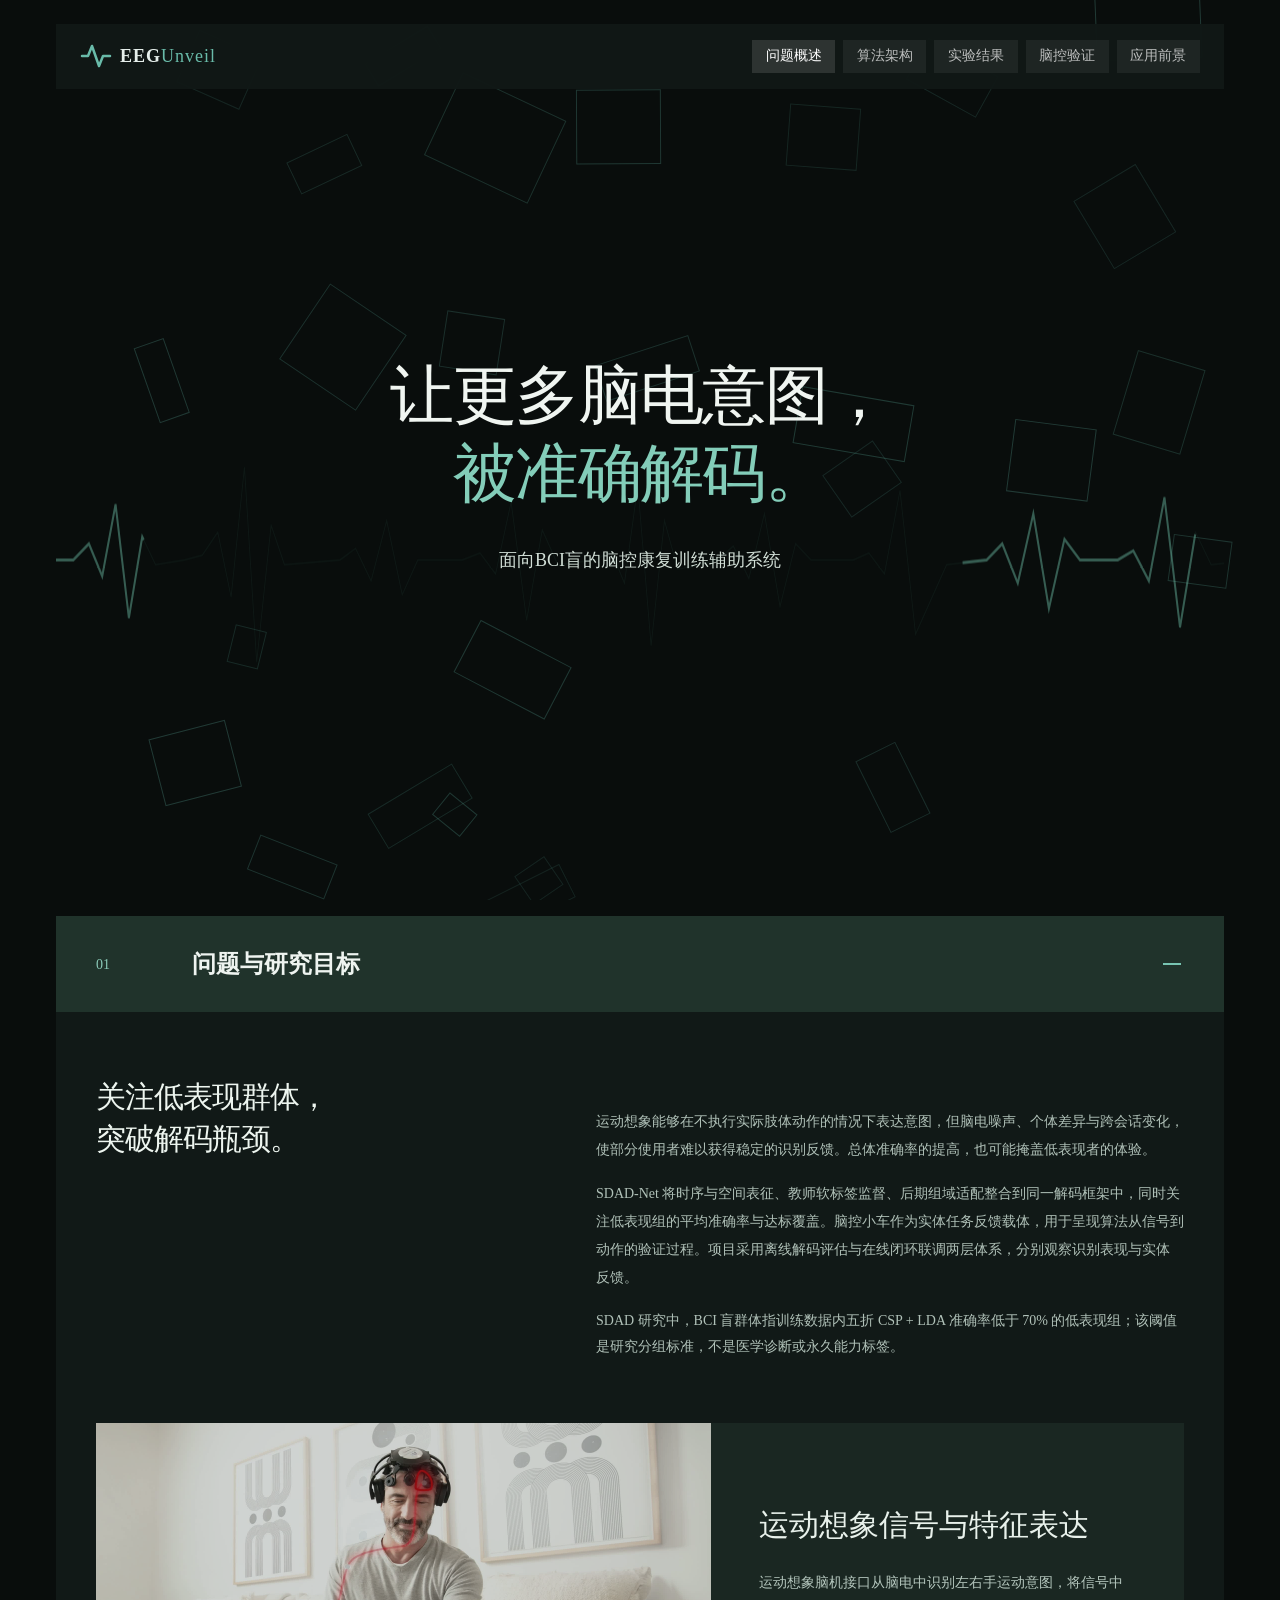
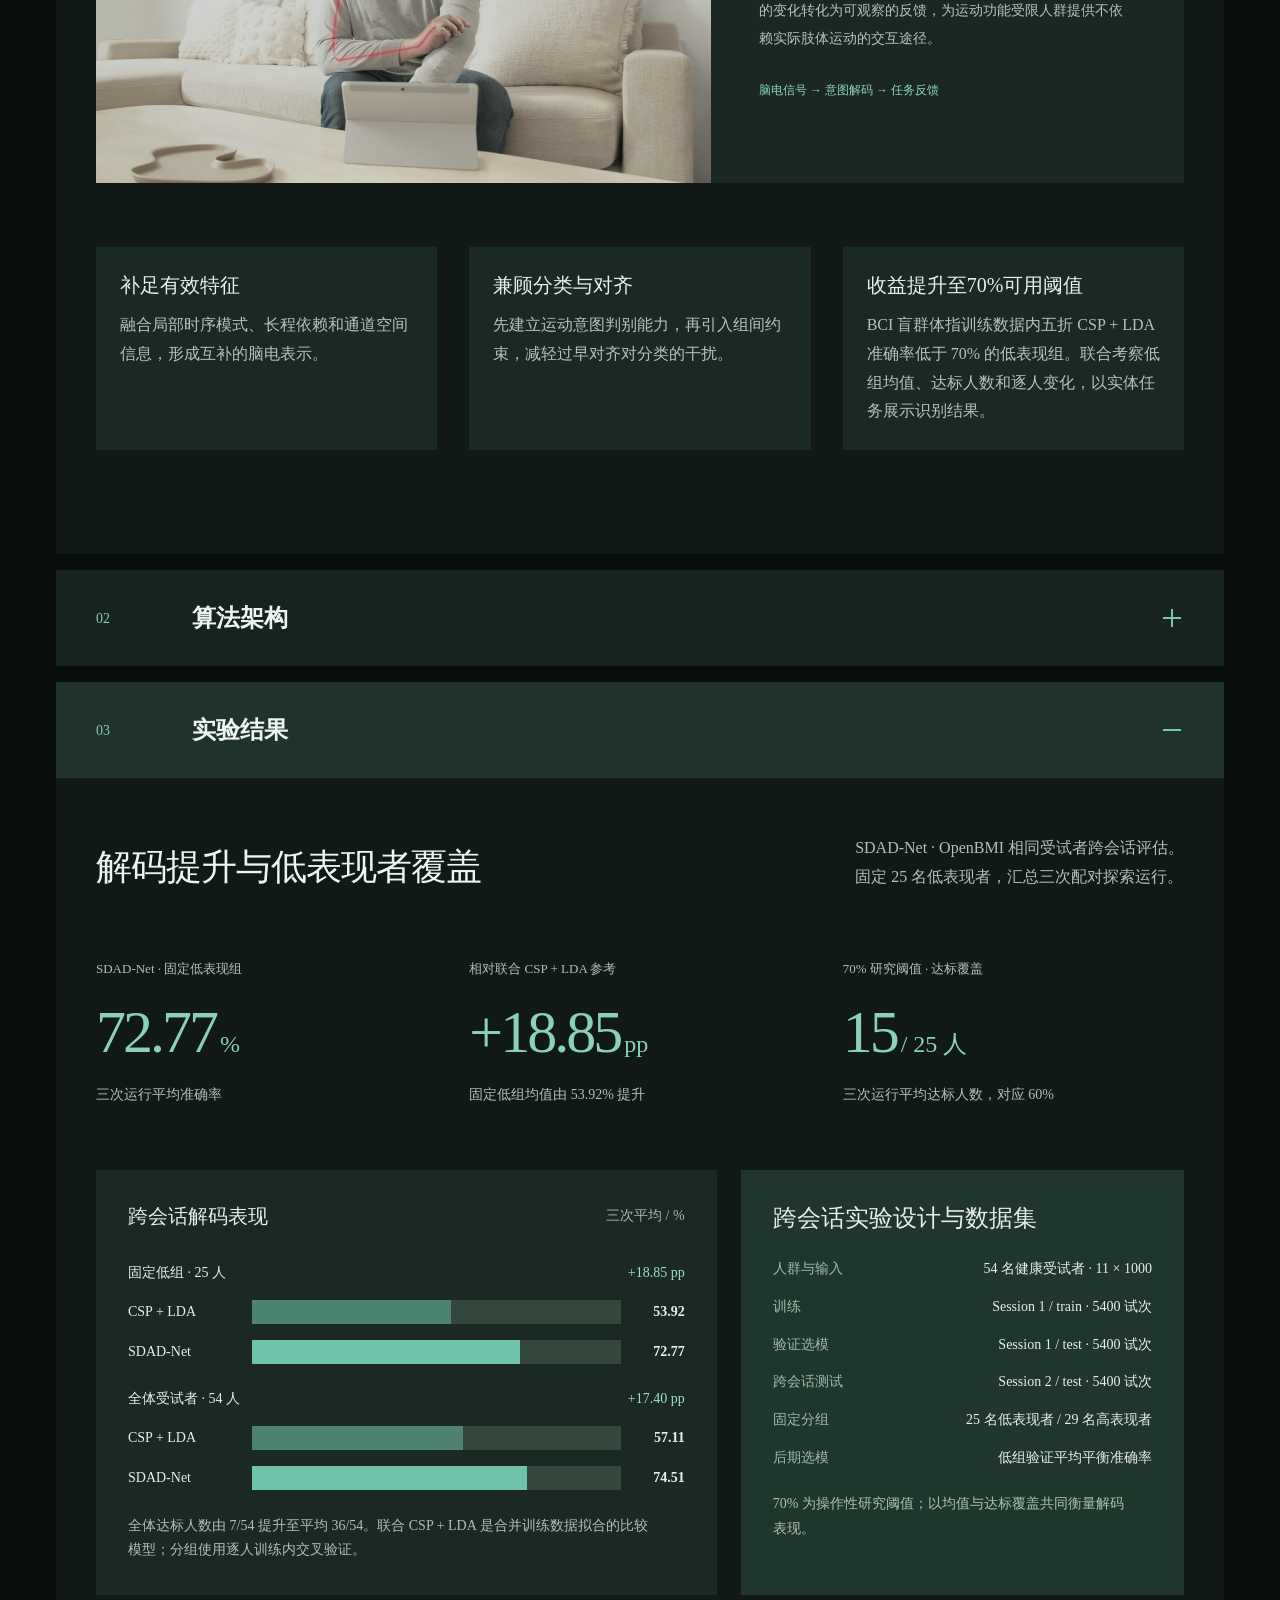
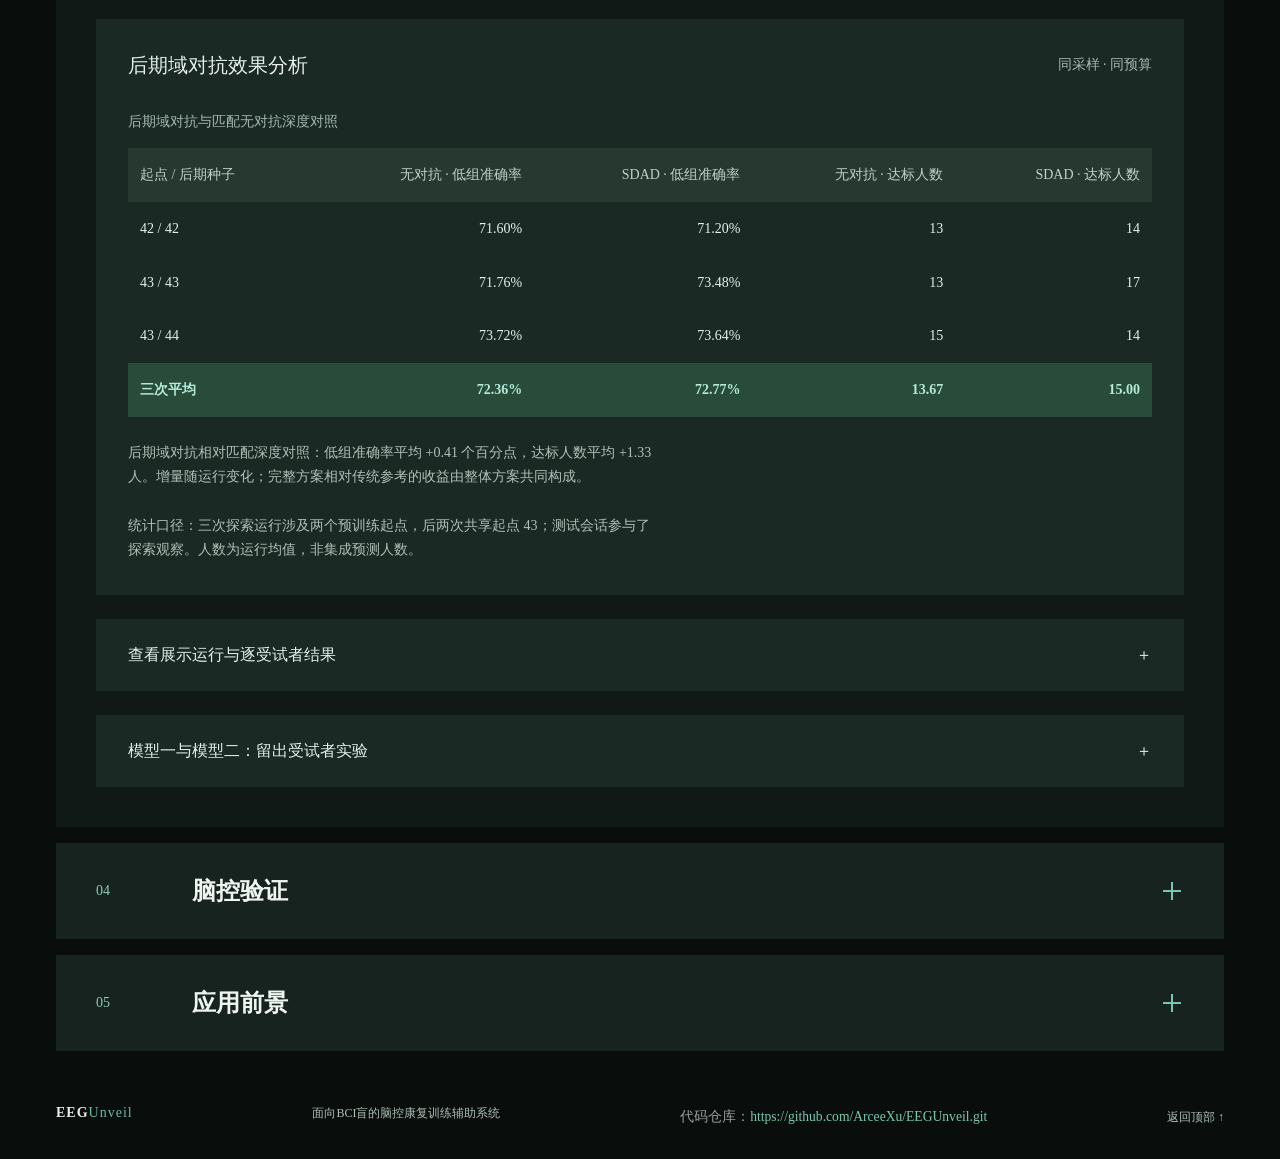
<file: demo/index.html>
<!doctype html>
<html lang="zh-CN"><head><meta charset="utf-8"><meta name="viewport" content="width=device-width,initial-scale=1"><title>EEGUnveil | 面向BCI盲的脑控康复训练辅助系统</title><meta name="description" content="面向BCI盲的脑控康复训练辅助系统。探索SDAD-Net的时空融合、同步蒸馏与后期域对抗，了解实验结果与脑控验证。"><meta property="og:title" content="EEGUnveil | 面向BCI盲的脑控康复训练辅助系统"><meta property="og:description" content="运动想象识别 · 分阶段域对抗蒸馏 · 脑控验证"><meta property="og:image" content="https://bci-car-research.cx20060410.chatgpt.site/assets/waveform.png"><meta name="theme-color" content="#090d0c"><link rel="icon" href="favicon.svg"><link rel="stylesheet" href="style.css"><script src="app.js" defer></script>
<style>
/* CSS Scroll-Driven / Intersection Motion & Smooth Transitions */
.reveal-init {
  opacity: 0;
  transform: translateY(32px);
  transition: opacity 0.8s cubic-bezier(0.16, 1, 0.3, 1), transform 0.8s cubic-bezier(0.16, 1, 0.3, 1);
  will-change: opacity, transform;
}
.reveal-init.revealed {
  opacity: 1;
  transform: translateY(0);
}
.stagger-delay-1 { transition-delay: 0.1s; }
.stagger-delay-2 { transition-delay: 0.2s; }
.stagger-delay-3 { transition-delay: 0.3s; }

/* Plain dark button without underline or bottom highlight */
.dark-btn {
  display: inline-flex;
  align-items: center;
  justify-content: center;
  padding: 0.4rem 0.85rem;
  font-size: 0.875rem;
  color: rgba(255, 255, 255, 0.7);
  background: rgba(255, 255, 255, 0.06);
  border: 1px solid rgba(255, 255, 255, 0.12);
  border-radius: 0; /* Zero border-radius */
  text-decoration: none !important;
  box-shadow: none !important;
  outline: none;
  cursor: pointer;
  transition: background 0.2s ease, color 0.2s ease, border-color 0.2s ease;
}
.dark-btn:hover, .dark-btn:focus, .dark-btn.active {
  background: rgba(255, 255, 255, 0.12);
  color: #ffffff;
  border-color: rgba(255, 255, 255, 0.25);
  text-decoration: none !important;
}

/* Redesigned Clean Topbar */
header nav {
  display: flex;
  align-items: center;
  gap: 0.5rem;
}
header nav a {
  display: inline-flex;
  align-items: center;
  justify-content: center;
  padding: 8px 12px;
  font-size: 14px;
  line-height: 20px;
  font-weight: 400;
  color: #adbbb5;
  background: rgba(255, 255, 255, 0.06);
  box-shadow: none !important;
  text-decoration: none !important;
  transition: background .3s var(--curve), color .3s var(--curve);
}
header nav a:hover,
header nav a:focus-visible,
header nav a.active {
  color: #ffffff;
  background: rgba(255, 255, 255, 0.12);
}

/* Accordion / Drawer Cards Section for Three Models */
.drawer-deck {
  display: flex;
  flex-direction: column;
  gap: 12px;
  margin: 2rem 0;
}
.drawer-card {
  background: rgba(255, 255, 255, 0.03);
  border: 1px solid rgba(255, 255, 255, 0.1);
  border-radius: 0;
  overflow: hidden;
  transition: border-color 0.3s ease, background 0.3s ease;
}
.drawer-card[open] {
  background: rgba(255, 255, 255, 0.05);
  border-color: rgba(120, 200, 179, 0.4);
}
.drawer-header {
  display: flex;
  align-items: center;
  justify-content: space-between;
  padding: 1.25rem 1.5rem;
  cursor: pointer;
  user-select: none;
  list-style: none;
}
.drawer-header::-webkit-details-marker {
  display: none;
}
.drawer-title-group {
  display: flex;
  align-items: center;
  gap: 1rem;
}
.drawer-num {
  font-family: monospace;
  font-size: 1.125rem;
  color: #78c8b3;
}
.drawer-title {
  margin: 0;
  font-size: 1.1rem;
  font-weight: 600;
  color: #ffffff;
}
.drawer-icon {
  width: 18px;
  height: 18px;
  position: relative;
  transition: transform 0.3s ease;
}
.drawer-icon::before, .drawer-icon::after {
  content: '';
  position: absolute;
  background: #ffffff;
  top: 50%;
  left: 50%;
  transform: translate(-50%, -50%);
}
.drawer-icon::before { width: 14px; height: 2px; }
.drawer-icon::after { width: 2px; height: 14px; transition: opacity 0.3s ease; }
.drawer-card[open] .drawer-icon::after {
  opacity: 0;
}
.drawer-card[open] .drawer-icon {
  transform: rotate(180deg);
}
.drawer-body {
  padding: 0 1.5rem 1.5rem 1.5rem;
  color: rgba(255, 255, 255, 0.8);
  font-size: 0.95rem;
  line-height: 1.6;
}
</style>
<script>
document.addEventListener("DOMContentLoaded", function() {
  // Add reveal-init class to animated blocks and handle scroll reveal with text lag
  const observer = new IntersectionObserver((entries) => {
    entries.forEach(entry => {
      if (entry.isIntersecting) {
        entry.target.classList.add("revealed");
      }
    });
  }, { threshold: 0.1 });

  document.querySelectorAll(".reveal, .drawer-card, .chart-card, .clinical-card, article, aside").forEach(el => {
    if (el.closest(".chapter-content")) return;
    el.classList.add("reveal-init");
    observer.observe(el);
  });
});
</script>
</head>
<body><canvas id="ambient-shapes" aria-hidden="true"></canvas><a class="skip" href="#main">跳至正文</a>
<header><a class="brand" href="#problem" aria-label="回到首页"><svg viewBox="0 0 32 32" fill="none" aria-hidden="true"><path d="M2 16h6l4-10 7 20 4-10h7" stroke="currentColor" stroke-width="2.5" stroke-linecap="round" stroke-linejoin="round"/></svg><span>EEG<span class="light">Unveil</span></span></a><button class="menu" aria-expanded="false" aria-controls="navigation" aria-label="展开导航"><span></span><span></span></button><nav id="navigation" aria-label="主导航"><a class="dark-btn active" href="#problem">问题概述</a><a class="dark-btn" href="#architecture">算法架构</a><a class="dark-btn" href="#results">实验结果</a><a class="dark-btn" href="#demo">脑控验证</a><a class="dark-btn" href="#applications">应用前景</a></nav></header>
<main id="main">
<section id="problem" class="hero"><div class="hero-cover" id="hero-cover"><div class="hero-copy"><h1>让更多脑电意图，<br><span>被准确解码。</span></h1><div class="hero-subtitle"><div class="hero-wave" aria-hidden="true"><svg viewBox="0 0 1440 320" preserveAspectRatio="none"><path class="wave-base" d="M0 160 L90 160 L110 155 L122 165 L136 144 L148 174 L160 155 L174 160 L210 160 L224 153 L236 167 L248 136 L260 185 L272 150 L284 162 L310 160 L326 158 L340 148 L352 176 L364 120 L375 204 L388 145 L400 162 L450 160 L464 155 L478 169 L492 143 L506 175 L520 160 L560 160 L576 157 L590 166 L604 135 L618 186 L632 147 L646 162 L680 160 L694 156 L706 170 L718 128 L730 197 L742 143 L754 164 L790 160 L804 154 L818 168 L832 140 L846 180 L860 153 L874 160 L912 160 L926 157 L940 166 L954 130 L968 192 L996 162 L1032 160 L1046 153 L1060 170 L1074 140 L1088 181 L1102 151 L1116 160 L1150 160 L1164 156 L1178 169 L1192 133 L1206 189 L1220 148 L1234 162 L1272 160 L1286 155 L1300 167 L1314 142 L1328 177 L1342 154 L1356 160 L1440 160"/><path class="wave-pulse" pathLength="1" d="M0 160 L90 160 L110 155 L122 165 L136 144 L148 174 L160 155 L174 160 L210 160 L224 153 L236 167 L248 136 L260 185 L272 150 L284 162 L310 160 L326 158 L340 148 L352 176 L364 120 L375 204 L388 145 L400 162 L450 160 L464 155 L478 169 L492 143 L506 175 L520 160 L560 160 L576 157 L590 166 L604 135 L618 186 L632 147 L646 162 L680 160 L694 156 L706 170 L718 128 L730 197 L742 143 L754 164 L790 160 L804 154 L818 168 L832 140 L846 180 L860 153 L874 160 L912 160 L926 157 L940 166 L954 130 L968 192 L996 162 L1032 160 L1046 153 L1060 170 L1074 140 L1088 181 L1102 151 L1116 160 L1150 160 L1164 156 L1178 169 L1192 133 L1206 189 L1220 148 L1234 162 L1272 160 L1286 155 L1300 167 L1314 142 L1328 177 L1342 154 L1356 160 L1440 160"/></svg></div><p class="lead">面向BCI盲的脑控康复训练辅助系统</p></div></div></div>
<details id="problem-content" class="chapter-accordion" open><summary class="chapter-toggle"><span class="chapter-number">01</span><span class="chapter-title">问题与研究目标</span><span class="chapter-icon" aria-hidden="true"></span></summary><div class="chapter-content"><div class="problem-row reveal"><div><h2>关注低表现群体，<br>突破解码瓶颈。</h2></div><div><p>运动想象能够在不执行实际肢体动作的情况下表达意图，但脑电噪声、个体差异与跨会话变化，使部分使用者难以获得稳定的识别反馈。总体准确率的提高，也可能掩盖低表现者的体验。</p><p>SDAD-Net 将时序与空间表征、教师软标签监督、后期组域适配整合到同一解码框架中，同时关注低表现组的平均准确率与达标覆盖。脑控小车作为实体任务反馈载体，用于呈现算法从信号到动作的验证过程。项目采用离线解码评估与在线闭环联调两层体系，分别观察识别表现与实体反馈。</p><span class="definition">SDAD 研究中，BCI 盲群体指训练数据内五折 CSP + LDA 准确率低于 70% 的低表现组；该阈值是研究分组标准，不是医学诊断或永久能力标签。</span></div></div>
<div class="concept-band reveal"><div class="concept-video"><video id="concept-video" muted loop playsinline preload="metadata" poster="assets/imagine-poster.jpg" aria-label="运动想象与脑机交互场景示意"><source src="assets/imagine.mp4" type="video/mp4"></video></div><div class="concept-copy"><h3>运动想象信号与特征表达</h3><p>运动想象脑机接口从脑电中识别左右手运动意图，将信号中的变化转化为可观察的反馈，为运动功能受限人群提供不依赖实际肢体运动的交互途径。</p><span>脑电信号 → 意图解码 → 任务反馈</span></div></div><div class="research-focus reveal"><article><h3>补足有效特征</h3><p>融合局部时序模式、长程依赖和通道空间信息，形成互补的脑电表示。</p></article><article><h3>兼顾分类与对齐</h3><p>先建立运动意图判别能力，再引入组间约束，减轻过早对齐对分类的干扰。</p></article><article><h3>收益提升至70%可用阈值</h3><p>BCI 盲群体指训练数据内五折 CSP + LDA 准确率低于 70% 的低表现组。联合考察低组均值、达标人数和逐人变化，以实体任务展示识别结果。</p></article></div></div></details>
</section>
<section id="architecture" class="section"><details class="chapter-accordion"><summary class="chapter-toggle"><span class="chapter-number">02</span><span class="chapter-title">算法架构</span><span class="chapter-icon" aria-hidden="true"></span></summary><div class="chapter-content"><div class="section-heading reveal"><div><h2>时空特征融合与分阶段适配</h2></div><p>三种方案呈现算法演进：基础解码、混合蒸馏、SDAD-Net。<br>共享时空融合思路，以不同训练策略应对低表现者解码。模型递进体现方法设计演进，各阶段采用各自的实验口径。</p></div>
<div class="model-tabs" role="tablist" aria-label="算法模型"><button role="tab" id="tab-base" aria-controls="model-panel" aria-selected="false" data-model="base"><small>01</small><strong>基础模型</strong><span>无蒸馏 · 无混合</span></button><button role="tab" id="tab-mixed" aria-controls="model-panel" aria-selected="false" data-model="mixed"><small>02</small><strong>混合训练 + 知识蒸馏</strong><span>有蒸馏 · 有混合</span></button><button role="tab" id="tab-sdad" aria-controls="model-panel" aria-selected="true" data-model="sdad"><small>03</small><strong>SDAD-Net</strong><span>同步蒸馏 · 后期域对抗</span></button></div>
<div id="model-panel" role="tabpanel" aria-labelledby="tab-sdad" tabindex="0"><div id="model-content"><div class="architecture-caption"><span class="pill" id="model-badge">SDAD-Net / 分阶段域对抗蒸馏</span><p id="model-description">先形成分类能力，再以高低组均衡批次进行后期域适配。</p></div><figure class="model-diagram" id="flow-base" hidden><div class="diagram-viewport" tabindex="0" aria-label="基础模型：仅正常组训练的双分支学生网络，可横向滚动查看"><svg viewBox="0 0 1100 360" role="img" aria-labelledby="base-title base-desc"><title id="base-title">基础模型：仅正常组训练的双分支学生网络</title><desc id="base-desc">62通道脑电输入，分别经过时序与CSP空间分支，融合后由学生分类头输出左右手概率。</desc><defs><marker id="base-arrow" viewBox="0 0 10 10" refX="9" refY="5" markerWidth="6" markerHeight="6" orient="auto-start-reverse"><path d="M 0 0 L 10 5 L 0 10 z" fill="#78c8b3"/></marker></defs><g class="diagram-wires" marker-end="url(#base-arrow)"><path d="M 150 180 H 200 V 126 H 245"/><path d="M 150 180 H 200 V 234 H 245"/><path d="M 465 126 H 520 V 180 H 570"/><path d="M 465 234 H 520 V 180 H 570"/><path d="M 735 180 H 815"/></g><g class="diagram-labels"><text x="50" y="166" class="node-title">脑电输入</text><text x="50" y="193" class="node-detail">62 通道 × 1000 点</text><text x="255" y="113" class="node-title">CNN → Transformer</text><text x="255" y="140" class="node-detail">时序特征 · 128 维</text><text x="255" y="220" class="node-title">CSP → 空间编码</text><text x="255" y="247" class="node-detail">空间特征 · 64 维</text><text x="580" y="166" class="node-title">时空特征融合</text><text x="580" y="193" class="node-detail">拼接 · 192 维</text><text x="825" y="166" class="node-title">学生分类头</text><text x="825" y="193" class="node-detail">左右手概率</text></g></svg></div><figcaption>实线为学生推理路径；仅正常组参与训练，不使用教师蒸馏或域对抗。<span class="diagram-mobile-hint">可左右滑动查看完整架构</span></figcaption></figure><figure class="model-diagram" id="flow-mixed" hidden><div class="diagram-viewport" tabindex="0" aria-label="混合蒸馏模型：双分支学生与教师监督，可横向滚动查看"><svg viewBox="0 0 1100 360" role="img" aria-labelledby="mixed-title mixed-desc"><title id="mixed-title">混合蒸馏模型：双分支学生与教师监督</title><desc id="mixed-desc">62通道脑电输入，分别经过时序与CSP空间分支，融合后由学生分类头输出左右手概率。教师网络在训练期间通过软标签监督学生。</desc><defs><marker id="mixed-arrow" viewBox="0 0 10 10" refX="9" refY="5" markerWidth="6" markerHeight="6" orient="auto-start-reverse"><path d="M 0 0 L 10 5 L 0 10 z" fill="#78c8b3"/></marker></defs><g class="diagram-wires" marker-end="url(#mixed-arrow)"><path d="M 150 180 H 200 V 126 H 245"/><path d="M 150 180 H 200 V 234 H 245"/><path d="M 465 126 H 520 V 180 H 570"/><path d="M 465 234 H 520 V 180 H 570"/><path d="M 735 180 H 815"/></g><g class="diagram-labels"><text x="50" y="166" class="node-title">脑电输入</text><text x="50" y="193" class="node-detail">62 通道 × 1000 点</text><text x="255" y="113" class="node-title">CNN → Transformer</text><text x="255" y="140" class="node-detail">时序特征 · 128 维</text><text x="255" y="220" class="node-title">CSP → 空间编码</text><text x="255" y="247" class="node-detail">空间特征 · 64 维</text><text x="580" y="166" class="node-title">时空特征融合</text><text x="580" y="193" class="node-detail">拼接 · 192 维</text><text x="825" y="166" class="node-title">学生分类头</text><text x="825" y="193" class="node-detail">左右手概率</text></g><g class="diagram-aux" marker-end="url(#mixed-arrow)"><path d="M 835 64 V 135"/></g><g class="diagram-labels"><text x="730" y="44" class="node-aux">ShallowConvNet 教师网络</text><text x="850" y="89" class="node-detail">软标签蒸馏</text></g></svg></div><figcaption>实线为学生推理路径，虚线为训练辅助路径。<span class="diagram-mobile-hint">可左右滑动查看完整架构</span></figcaption></figure><figure class="model-diagram" id="flow-sdad" ><div class="diagram-viewport" tabindex="0" aria-label="SDAD-Net：双分支学生、教师监督和后期域对抗，可横向滚动查看"><svg viewBox="0 0 1100 360" role="img" aria-labelledby="sdad-title sdad-desc"><title id="sdad-title">SDAD-Net：双分支学生、教师监督和后期域对抗</title><desc id="sdad-desc">11通道脑电输入，分别经过时序与CSP空间分支，融合后由学生分类头输出左右手概率。教师网络在训练期间通过软标签监督学生。融合特征在训练后期经过梯度反转层与域判别器。</desc><defs><marker id="sdad-arrow" viewBox="0 0 10 10" refX="9" refY="5" markerWidth="6" markerHeight="6" orient="auto-start-reverse"><path d="M 0 0 L 10 5 L 0 10 z" fill="#78c8b3"/></marker></defs><g class="diagram-wires" marker-end="url(#sdad-arrow)"><path d="M 150 180 H 200 V 126 H 245"/><path d="M 150 180 H 200 V 234 H 245"/><path d="M 465 126 H 520 V 180 H 570"/><path d="M 465 234 H 520 V 180 H 570"/><path d="M 735 180 H 815"/></g><g class="diagram-labels"><text x="50" y="166" class="node-title">脑电输入</text><text x="50" y="193" class="node-detail">11 通道 × 1000 点</text><text x="255" y="113" class="node-title">CNN → Transformer</text><text x="255" y="140" class="node-detail">时序特征 · 128 维</text><text x="255" y="220" class="node-title">CSP → 空间编码</text><text x="255" y="247" class="node-detail">空间特征 · 64 维</text><text x="580" y="166" class="node-title">时空特征融合</text><text x="580" y="193" class="node-detail">拼接 · 192 维</text><text x="825" y="166" class="node-title">学生分类头</text><text x="825" y="193" class="node-detail">左右手概率</text></g><g class="diagram-aux" marker-end="url(#sdad-arrow)"><path d="M 835 64 V 135"/></g><g class="diagram-labels"><text x="730" y="44" class="node-aux">ShallowConvNet 教师网络</text><text x="850" y="89" class="node-detail">软标签蒸馏</text></g><g class="diagram-aux" marker-end="url(#sdad-arrow)"><path d="M 660 207 V 274"/></g><g class="diagram-labels"><text x="580" y="307" class="node-aux">GRL → 域判别器</text><text x="580" y="331" class="node-detail">高低组适配 · 仅后期训练</text></g></svg></div><figcaption>实线为学生推理路径，虚线为训练辅助路径。<span class="diagram-mobile-hint">可左右滑动查看完整架构</span></figcaption></figure><div id="base-details" class="training-details" hidden><div><small>基础训练</small><strong>11 名正常组受试者</strong><p>类别均衡后随机遍历试次；无教师监督，也不纳入低表现组训练样本。</p></div><div><small>学生目标</small><strong>交叉熵 + 方差正则</strong><p>仍保留 CSP、时序与空间双分支、数据增强及 ε = 10<sup>−5</sup> 方差项。</p></div></div><div id="training-details" class="training-details" hidden><div><small>混合采样</small><strong>18 <span>正常组</span> + 14 <span>BCI 盲组</span></strong><p>每批 32 个样本，正常组采样占比 λ = 0.5625。</p></div><div><small>知识蒸馏</small><strong>ShallowConvNet → 学生网络</strong><p>温度 T = 3，蒸馏权重 α = 0.5；部署仅使用学生模型。</p></div></div><div id="shared-details" hidden><div class="model-insight"><div><small>离线处理</small><p>连续信号 0.5–100 Hz FIR 带通与 50 Hz 陷波，截取 4 秒并重采样至 250 Hz。仅在实际训练数据上拟合通道标准化器与 CSP。</p></div><div><small>特征融合</small><p>时序分支经 Conv1D、128 维投影、位置编码与两层 Transformer；CSP 从预处理信号提取 6 维特征，两路融合为 192 维，再经 MLP 分类。</p></div><div><small>参数设置</small><p>学生与教师分别使用 AdamW；批次大小 32，最多 120 轮，以验证准确率选择学生检查点，连续 50 轮未改善则早停。</p></div></div></div><div id="sdad-details">
<div class="sdad-aux"><div><small>教师路径</small><strong>ShallowConvNet → 软标签 → 学生分类头</strong><p>教师以真实标签独立更新；软目标停止梯度后监督学生，T = 3，α = 0.5。</p></div><div><small>域适配路径</small><strong>192 维融合 → GRL → 高低组域判别</strong><p>后期引入梯度反转，λ<sub>d</sub> = 0.03；对抗强度随训练进度逐步增加。</p></div></div>
<ol class="stage-path"><li><small>01</small><h3>先学习分类</h3><p>双分支提取特征，真实标签与教师概率共同指导学生，建立运动意图判别能力。</p></li><li><small>02</small><h3>再适配组间差异</h3><p>加载配对末轮权重，重置优化器，执行 10 轮后期训练。每批 8 例：高低组各 2 人，每人左右手各 1 例。</p></li><li><small>03</small><h3>仅保留学生推理</h3><p>按低组验证平均平衡准确率选模，含第 0 轮候选。部署学生与固定预处理，无需教师、域头或用户组标签。</p></li></ol>
<details class="loss-details"><summary>查看训练目标与关键参数 <span>＋</span></summary><div><p class="formula">L<sub>SDAD</sub> = (1 − α)(L<sub>CE</sub> + εL<sub>var</sub>) + αT²KL(p<sub>T</sub> ∥ p<sub>S</sub>) + λ<sub>d</sub>L<sub>dom</sub></p><p>α = 0.5 · T = 3 · ε = 10<sup>−5</sup> · λ<sub>d</sub> = 0.03。GRL 前向恒等，反向乘 −γ；γ(p) = 2 / (1 + exp(−10p)) − 1。</p><p>后期学生学习率 10<sup>−4</sup>，教师学习率 10<sup>−3</sup>；匹配无对抗对照采用相同采样与 10 轮预算，λ<sub>d</sub> = 0。</p></div></details>
</div><p class="model-note" id="model-note">实线为学生推理路径，虚线为训练辅助路径。标准化、CSP 与特征缩放仅在训练数据上拟合。</p></div></div>

<!-- Three models drawers in accordion style -->
<div class="drawer-deck reveal">
  <details class="drawer-card">
    <summary class="drawer-header">
      <div class="drawer-title-group">
        <span class="drawer-num">01</span>
        <h3 class="drawer-title">模型一：建立参照</h3>
      </div>
      <div class="drawer-icon" aria-hidden="true"></div>
    </summary>
    <div class="drawer-body">
      <p>模型一只使用正常组训练数据，观察基础学生网络的解码表现。</p>
    </div>
  </details>
  <details class="drawer-card">
    <summary class="drawer-header">
      <div class="drawer-title-group">
        <span class="drawer-num">02</span>
        <h3 class="drawer-title">模型二：扩大输入并增强监督</h3>
      </div>
      <div class="drawer-icon" aria-hidden="true"></div>
    </summary>
    <div class="drawer-body">
      <p>模型二以固定比例混合两组数据，用同步教师提供软标签。</p>
    </div>
  </details>
  <details class="drawer-card">
    <summary class="drawer-header">
      <div class="drawer-title-group">
        <span class="drawer-num">03</span>
        <h3 class="drawer-title">模型三：在后期适配表征</h3>
      </div>
      <div class="drawer-icon" aria-hidden="true"></div>
    </summary>
    <div class="drawer-body">
      <p>SDAD-Net 在分类能力形成后引入域判别器，探索高低组特征对齐。</p>
    </div>
  </details>
</div>

<p class="evidence-note">这里的“混合”指训练批次中的人群组成，不是对两段脑电做线性叠加。模型二与模型三通道、划分、选模规则不同，方法演进不等于准确率必然逐级上升。</p>
<div class="tagline reveal"><span>从复杂的脑电信号，</span><br><span>到清晰的运动意图。</span></div>
</div></details></section>
<section id="results" class="section"><details class="chapter-accordion" open><summary class="chapter-toggle"><span class="chapter-number">03</span><span class="chapter-title">实验结果</span><span class="chapter-icon" aria-hidden="true"></span></summary><div class="chapter-content"><div class="section-heading reveal"><div><h2>解码提升与低表现者覆盖</h2></div><p>SDAD-Net · OpenBMI 相同受试者跨会话评估。<br>固定 25 名低表现者，汇总三次配对探索运行。</p></div>
<div class="metrics reveal"><div><small>SDAD-Net · 固定低表现组</small><strong>72.77<span>%</span></strong><p>三次运行平均准确率</p></div><div><small>相对联合 CSP + LDA 参考</small><strong>+18.85<span>pp</span></strong><p>固定低组均值由 53.92% 提升</p></div><div><small>70% 研究阈值 · 达标覆盖</small><strong>15<span>/ 25 人</span></strong><p>三次运行平均达标人数，对应 60%</p></div></div>
<div class="results-grid"><article class="chart-card"><div class="card-heading"><h3>跨会话解码表现</h3><span>三次平均 / %</span></div><div class="sdad-comparison"><div class="comparison-title"><span>固定低组 · 25 人</span><b>+18.85 pp</b></div><div class="bar-row"><span>CSP + LDA</span><div class="track"><div style="--value:53.92%"></div></div><b>53.92</b></div><div class="bar-row featured"><span>SDAD-Net</span><div class="track"><div style="--value:72.77%"></div></div><b>72.77</b></div><div class="comparison-title"><span>全体受试者 · 54 人</span><b>+17.40 pp</b></div><div class="bar-row"><span>CSP + LDA</span><div class="track"><div style="--value:57.11%"></div></div><b>57.11</b></div><div class="bar-row featured"><span>SDAD-Net</span><div class="track"><div style="--value:74.51%"></div></div><b>74.51</b></div></div><p class="chart-note">全体达标人数由 7/54 提升至平均 36/54。联合 CSP + LDA 是合并训练数据拟合的比较模型；分组使用逐人训练内交叉验证。</p></article><aside class="protocol"><h3>跨会话实验设计与数据集</h3><dl><div><dt>人群与输入</dt><dd>54 名健康受试者 · 11 × 1000</dd></div><div><dt>训练</dt><dd>Session 1 / train · 5400 试次</dd></div><div><dt>验证选模</dt><dd>Session 1 / test · 5400 试次</dd></div><div><dt>跨会话测试</dt><dd>Session 2 / test · 5400 试次</dd></div><div><dt>固定分组</dt><dd>25 名低表现者 / 29 名高表现者</dd></div><div><dt>后期选模</dt><dd>低组验证平均平衡准确率</dd></div></dl><p class="protocol-note">70% 为操作性研究阈值；以均值与达标覆盖共同衡量解码表现。</p></aside></div>
<article class="paired-results"><div class="card-heading"><div><h3>后期域对抗效果分析</h3></div><span>同采样 · 同预算</span></div><div class="table-scroll" tabindex="0" aria-label="三次配对实验结果"><table><caption>后期域对抗与匹配无对抗深度对照</caption><thead><tr><th scope="col">起点 / 后期种子</th><th scope="col">无对抗 · 低组准确率</th><th scope="col">SDAD · 低组准确率</th><th scope="col">无对抗 · 达标人数</th><th scope="col">SDAD · 达标人数</th></tr></thead><tbody><tr><th scope="row">42 / 42</th><td>71.60%</td><td>71.20%</td><td>13</td><td>14</td></tr><tr><th scope="row">43 / 43</th><td>71.76%</td><td>73.48%</td><td>13</td><td>17</td></tr><tr><th scope="row">43 / 44</th><td>73.72%</td><td>73.64%</td><td>15</td><td>14</td></tr><tr class="mean-row"><th scope="row">三次平均</th><td>72.36%</td><td>72.77%</td><td>13.67</td><td>15.00</td></tr></tbody></table></div><p class="chart-note">后期域对抗相对匹配深度对照：低组准确率平均 +0.41 个百分点，达标人数平均 +1.33 人。增量随运行变化；完整方案相对传统参考的收益由整体方案共同构成。</p><p class="evidence-note">统计口径：三次探索运行涉及两个预训练起点，后两次共享起点 43；测试会话参与了探索观察。人数为运行均值，非集成预测人数。</p></article>
<details class="more-results"><summary>查看展示运行与逐受试者结果 <span>＋</span></summary><div class="figure-grid"><figure><a href="assets/sdad-performance.png" target="_blank" rel="noopener"><img src="assets/sdad-performance.png" loading="lazy" alt="SDAD展示运行43/43的低组与全体准确率和达标人数"></a><figcaption>展示运行 43 / 43：低组 73.48%，17/25 达标；全体 75.35%，38/54 达标。</figcaption></figure><figure><a href="assets/sdad-paired.png" target="_blank" rel="noopener"><img src="assets/sdad-paired.png" loading="lazy" alt="SDAD展示运行与联合CSP加LDA的逐受试者配对比较"></a><figcaption>同一展示运行：低组 24 人改善、1 人不变，16 人跨阈值上升。</figcaption></figure></div></details>
<details class="more-results previous-study"><summary>模型一与模型二：留出受试者实验 <span>＋</span></summary><div class="previous-body"><p class="protocol-note">模型一、二采用 62 通道及 32 / 11 / 11 人的训练、验证、测试受试者隔离划分；低组结果来自留出的 7 名受试者。此实验与 SDAD 的 11 通道跨会话评估分别记录。</p><div class="results-grid"><article class="chart-card"><div class="card-heading"><h3>报告表格中的四组结果</h3><span>低组准确率 / %</span></div><div class="bar-chart" aria-label="N0 63.07%，N1 57.26%，M0 70.88%，M1 71.48%"><div class="bar-row"><span>N0 <small>正常组，无蒸馏</small></span><div class="track"><div style="--value:63.07%"></div></div><b>63.07</b></div><div class="bar-row"><span>N1 <small>正常组，有蒸馏</small></span><div class="track"><div style="--value:57.26%"></div></div><b>57.26</b></div><div class="bar-row"><span>M0 <small>混合，无蒸馏</small></span><div class="track"><div style="--value:70.88%"></div></div><b>70.88</b></div><div class="bar-row featured"><span>M1 <small>混合，有蒸馏</small></span><div class="track"><div style="--value:71.48%"></div></div><b>71.48</b></div></div><p class="chart-note">此处逐项呈现综合报告的结果表记录，不将模型二与 SDAD 的不同实验结果直接相减。</p></article><aside class="protocol"><h3>留出受试者实验协议</h3><dl><div><dt>划分</dt><dd>32 人训练 · 11 人验证 · 11 人测试</dd></div><div><dt>训练人群</dt><dd>11 名正常组 · 21 名低表现组</dd></div><div><dt>低组测试</dt><dd>7 名留出受试者</dd></div><div><dt>训练种子</dt><dd>42 / 2024 / 3407</dd></div><div><dt>模型输入</dt><dd>62 × 1000</dd></div></dl></aside></div><p class="evidence-note">报告的结果表将 M1 记为 71.48%，并在表内标注混合比例 0.3433；同一报告的训练参数与实现说明记载 λ = 0.5625、18 + 14 样本，而其他结果说明又出现 70.52%。这些记录尚不一致，因此这里保留表格原值，不据此计算确定的增益或单独归因。</p></div></details>
</div></details></section>
<section id="demo" class="section demo"><details class="chapter-accordion"><summary class="chapter-toggle"><span class="chapter-number">04</span><span class="chapter-title">脑控验证</span><span class="chapter-icon" aria-hidden="true"></span></summary><div class="chapter-content"><div class="section-heading reveal"><div><h2>脑控小车闭环验证系统</h2></div><p>脑控小车承担算法的实体任务验证。<br>左侧识别界面，右侧实物动作，呈现信号到反馈的三种流程。</p></div><div class="research-note"><strong>验证思路</strong><p>离线实验关注固定低表现组的平均准确率、达标覆盖与逐人差异；在线流程关注脑电采集、滑动窗口推理、指令传输与小车动作反馈。两者共同展示算法表现和系统交互过程。</p></div><div class="system-map reveal"><div class="system-intro"><h3>硬件分层与信号传输架构</h3><p>系统分为信号采集、边缘计算和底盘控制三层。轻量化解码结果经串口指令进入执行端，形成在线闭环验证。</p></div><div class="system-path"><div><strong>TMSi</strong><span>脑电采集</span></div><b>→</b><div><strong>LSL</strong><span>信号流传输</span></div><b>→</b><div><strong>Orange Pi</strong><span>预处理与学生推理</span></div><b>→</b><div><strong>STM32</strong><span>指令解析与底盘控制</span></div></div><div class="system-spec"><span><b>4 秒</b>滑动时间窗</span><span><b>0.5 秒</b>滑动步长</span><span><b>左右手</b>意图概率</span><span><b>异常停止</b>控制保护</span></div><p class="system-note">评估端侧响应时，分别记录数据缓冲与降采样、因果滤波与特征提取、推理、指令传输和硬件响应；输入窗后的推理耗时不等同于完整意图响应时间。</p></div><div class="validation-route"><span>脑电输入</span><b>→</b><span>算法解码</span><b>→</b><span>指令映射</span><b>→</b><span>小车任务反馈</span></div><div class="demo-tabs" role="tablist" aria-label="演示流程"><button role="tab" id="demo-tab-offline" aria-selected="true" aria-controls="demo-panel" data-demo="offline"><b>01</b><span>离线模型回放</span></button><button role="tab" id="demo-tab-network" aria-selected="false" aria-controls="demo-panel" data-demo="network"><b>02</b><span>在线接收与预测</span></button><button role="tab" id="demo-tab-control" aria-selected="false" aria-controls="demo-panel" data-demo="control"><b>03</b><span>实时脑电控制</span></button></div><div id="demo-panel" role="tabpanel" aria-labelledby="demo-tab-offline"><div class="demo-description"><h3 id="demo-title">回放离线模型，预测小车动作</h3><p id="demo-copy">加载训练完成的模型与脑电记录，逐试次显示波形、运动意图与预测置信度。</p></div><div class="demo-media"><figure class="gui-panel"><figcaption><span><i class="dot"></i> 识别界面</span><button id="enlarge" class="dark-btn">放大查看</button></figcaption><img id="gui-image" src="assets/trial-00.png" alt="离线模型回放的真实GUI界面，包含脑电波形、预测结果和历史记录"></figure><figure class="video-panel"><figcaption><span>小车实物演示</span><span class="micro" id="video-label">OFFLINE / 01</span></figcaption><video id="car-video" controls playsinline preload="metadata" poster="assets/car.jpg"><source src="assets/offline.mp4" type="video/mp4">浏览器不支持视频，请<a href="assets/offline.mp4">打开演示视频</a>。</video></figure></div><div class="playback-tools"><span id="playback-label">GUI 记录 / 01</span><button id="previous" class="dark-btn" aria-label="上一个GUI记录">← 上一帧</button><button id="next" class="dark-btn" aria-label="下一个GUI记录">下一帧 →</button></div><ol id="demo-steps" class="demo-steps"></ol><div id="terminal-panel" class="terminal-panel" hidden><div class="terminal-title"><span>终端操作 / 启动识别界面</span><button id="copy-command" class="dark-btn">复制命令</button></div><pre><code id="terminal-command">python src/online/main_app.py</code></pre><div class="terminal-settings"><span>运行方式 <b>网络接收</b></span><span>地址 <b>127.0.0.1</b></span><span>端口 <b>65432</b></span><span>操作 <b>开始接收</b></span></div><p>在终端输入启动命令，进入 GUI 选择网络接收，设置数据源地址与端口，持续观察脑电波形和动作预测。</p><span id="copy-status" role="status"></span></div></div></div></details></section>
<section id="applications" class="section applications"><details class="chapter-accordion"><summary class="chapter-toggle"><span class="chapter-number">05</span><span class="chapter-title">应用前景</span><span class="chapter-icon" aria-hidden="true"></span></summary><div class="chapter-content"><div class="section-heading reveal"><div><h2>临床应用与神经康复前景</h2></div><p>脑电已用于神经诊疗、睡眠检查和围术期监测。<br>本项目最直接的延伸，是面向低表现者的运动想象训练反馈。</p></div>
<div class="application-feature reveal"><div><h3>神经康复训练反馈机制</h3><p>对于运动功能受限人群，运动想象提供了一条表达训练意图的通道。SDAD-Net 聚焦其中较难解码的使用者，以时空融合和后期适配提高意图识别与达标覆盖，具有作为康复训练解码模块的研究价值。</p><p>以小车验证“脑电 → 意图 → 动作反馈”的通路，再探索面向运动功能受限人群的辅助交互和运动想象训练反馈，是项目面向神经康复的应用方向。</p></div><aside><small>相关产品案例</small><strong>Neurolutions IpsiHand</strong><p>通过非侵入式 EEG 捕捉运动意图，驱动手部装置，服务于符合适应证的慢性卒中上肢康复训练。</p><a class="dark-btn" href="https://www.neurolutions.com/" target="_blank" rel="noopener">官方产品介绍</a><a class="dark-btn" href="https://www.accessdata.fda.gov/cdrh_docs/reviews/DEN200046.pdf" target="_blank" rel="noopener" style="margin-top: 0.5rem;">FDA 适应证资料</a></aside></div>
<div class="medical-heading"><h3>脑电在医疗场景中的代表性应用</h3><span>领域与产品案例 · 非市场份额排序</span></div>
<div class="medical-grid"><article class="clinical-card clinical-eeg"><div class="clinical-photo"><span>场景示意</span></div><h3>癫痫与神经监测</h3><p>记录脑电活动，支持异常放电评估、发作观察及长时程神经监测。</p><div class="product-name">Nihon Kohden<br><strong>Neurofax EEG-1200A</strong></div><p class="product-copy">整合 EEG 记录、分析与报告的神经诊断系统。</p><a class="dark-btn" href="https://us.nihonkohden.com/nkweb/en/USD/clinical-solutions/neurological-monitoring/" target="_blank" rel="noopener">厂商神经监测资料</a></article><article class="clinical-card clinical-sleep"><div class="clinical-photo"><span>场景示意</span></div><h3>睡眠医学</h3><p>脑电与眼电、肌电等信号共同用于多导睡眠检查，辅助描述睡眠结构与相关事件。</p><div class="product-name">Natus<br><strong>Embla NDx + SleepWorks</strong></div><p class="product-copy">用于睡眠信号采集、回顾、分析和报告的 PSG 系统。</p><a class="dark-btn" href="https://natus.com/neuro/natus-embla-ndx-psg-amplifier/" target="_blank" rel="noopener">官方产品资料</a></article><article class="clinical-card clinical-monitor"><div class="clinical-photo"><span>场景示意</span></div><h3>麻醉与镇静监测</h3><p>将额部 EEG 转换为处理后的指标与波形，辅助观察麻醉相关脑状态。</p><div class="product-name">Medtronic<br><strong>BIS 脑功能监测系统</strong></div><p class="product-copy">提供处理后的 EEG 信息，结合临床观察支持麻醉监测。</p><a class="dark-btn" href="https://www.medtronic.com/content/dam/medtronic-wide/public/united-states/products/patient-monitoring/bis-monitor-perioperative-brain-monitoring-part1-white-paper.pdf" target="_blank" rel="noopener">厂商 EEG 监测资料</a></article></div>
<div class="prospect-roadmap"><div><h3 style="margin-bottom: 1.5rem;">以低表现者为中心，连接算法与训练体验。</h3><p style="color: rgba(255, 255, 255, 0.85); line-height: 1.7; margin-bottom: 1.5rem;">应用定位：项目实验使用公开健康受试者运动想象数据，评价的是解码表现；面向患者的应用价值需结合目标人群适用性和临床任务评价。癫痫、睡眠和麻醉产品展示脑电应用生态，其任务与本项目运动意图解码不同。</p></div><ol><li><strong>更广的意图识别覆盖</strong><p>将低表现组的准确率与达标人数共同作为目标，探索更多使用者参与运动想象交互的可能。</p></li><li><strong>可迁移的训练反馈接口</strong><p>以类别概率与动作映射连接虚拟任务和辅助装置，提供清晰、可追溯的任务反馈。</p></li><li><strong>轻量部署与个体追踪</strong><p>推理仅运行学生与固定预处理，结合逐人结果记录，为机构训练和居家辅助场景提供工程基础。</p></li></ol></div>
</div></details></section>
</main><footer><a class="brand" href="#problem">EEG<span class="light">Unveil</span></a><span>面向BCI盲的脑控康复训练辅助系统</span><div style="margin-top: 0.5rem; font-size: 0.85rem; color: rgba(255,255,255,0.6);">代码仓库：<a href="https://github.com/ArceeXu/EEGUnveil.git" target="_blank" rel="noopener" style="color: #78c8b3; text-decoration: none;">https://github.com/ArceeXu/EEGUnveil.git</a></div><a href="#problem" style="margin-top: 0.5rem; display: inline-block;">返回顶部 ↑</a></footer>
<dialog id="image-dialog"><button id="close-dialog" aria-label="关闭大图">关闭 ×</button><img alt="脑电识别GUI放大图"></dialog>
</body></html>
</file>
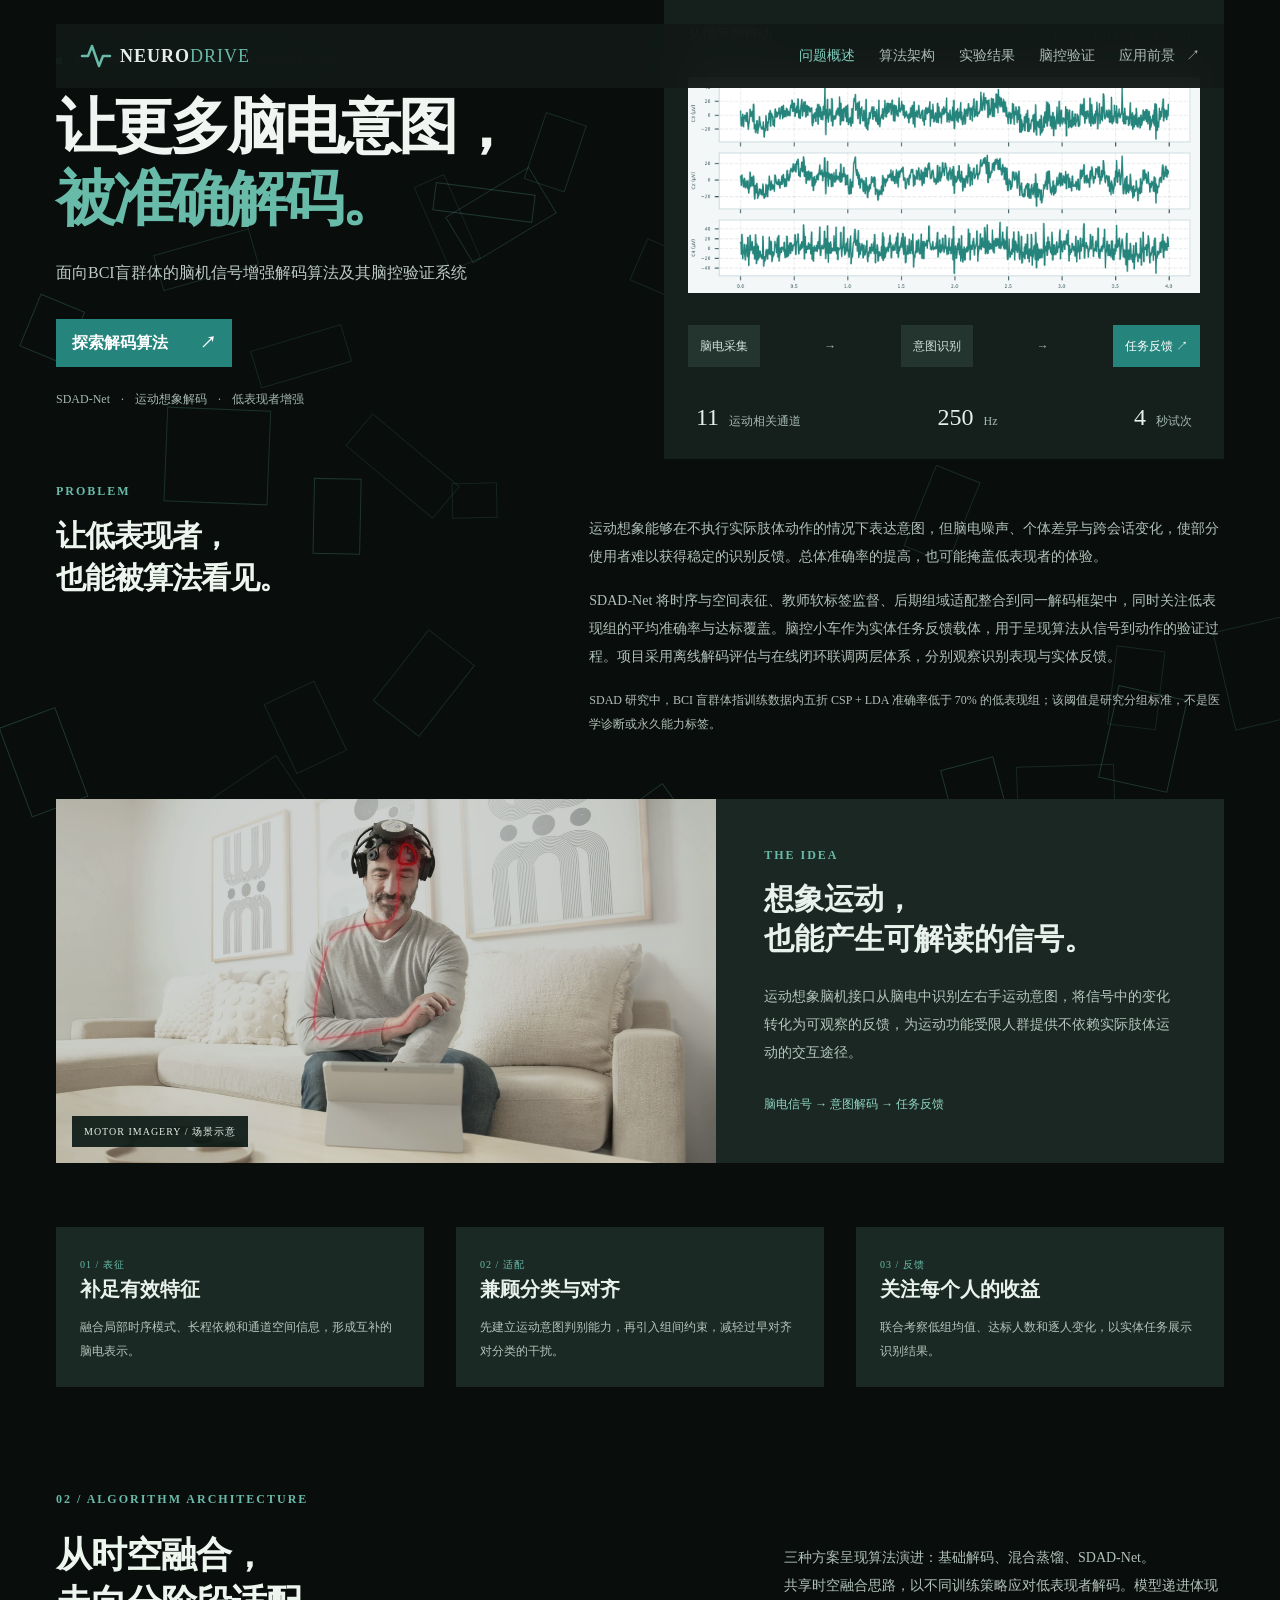
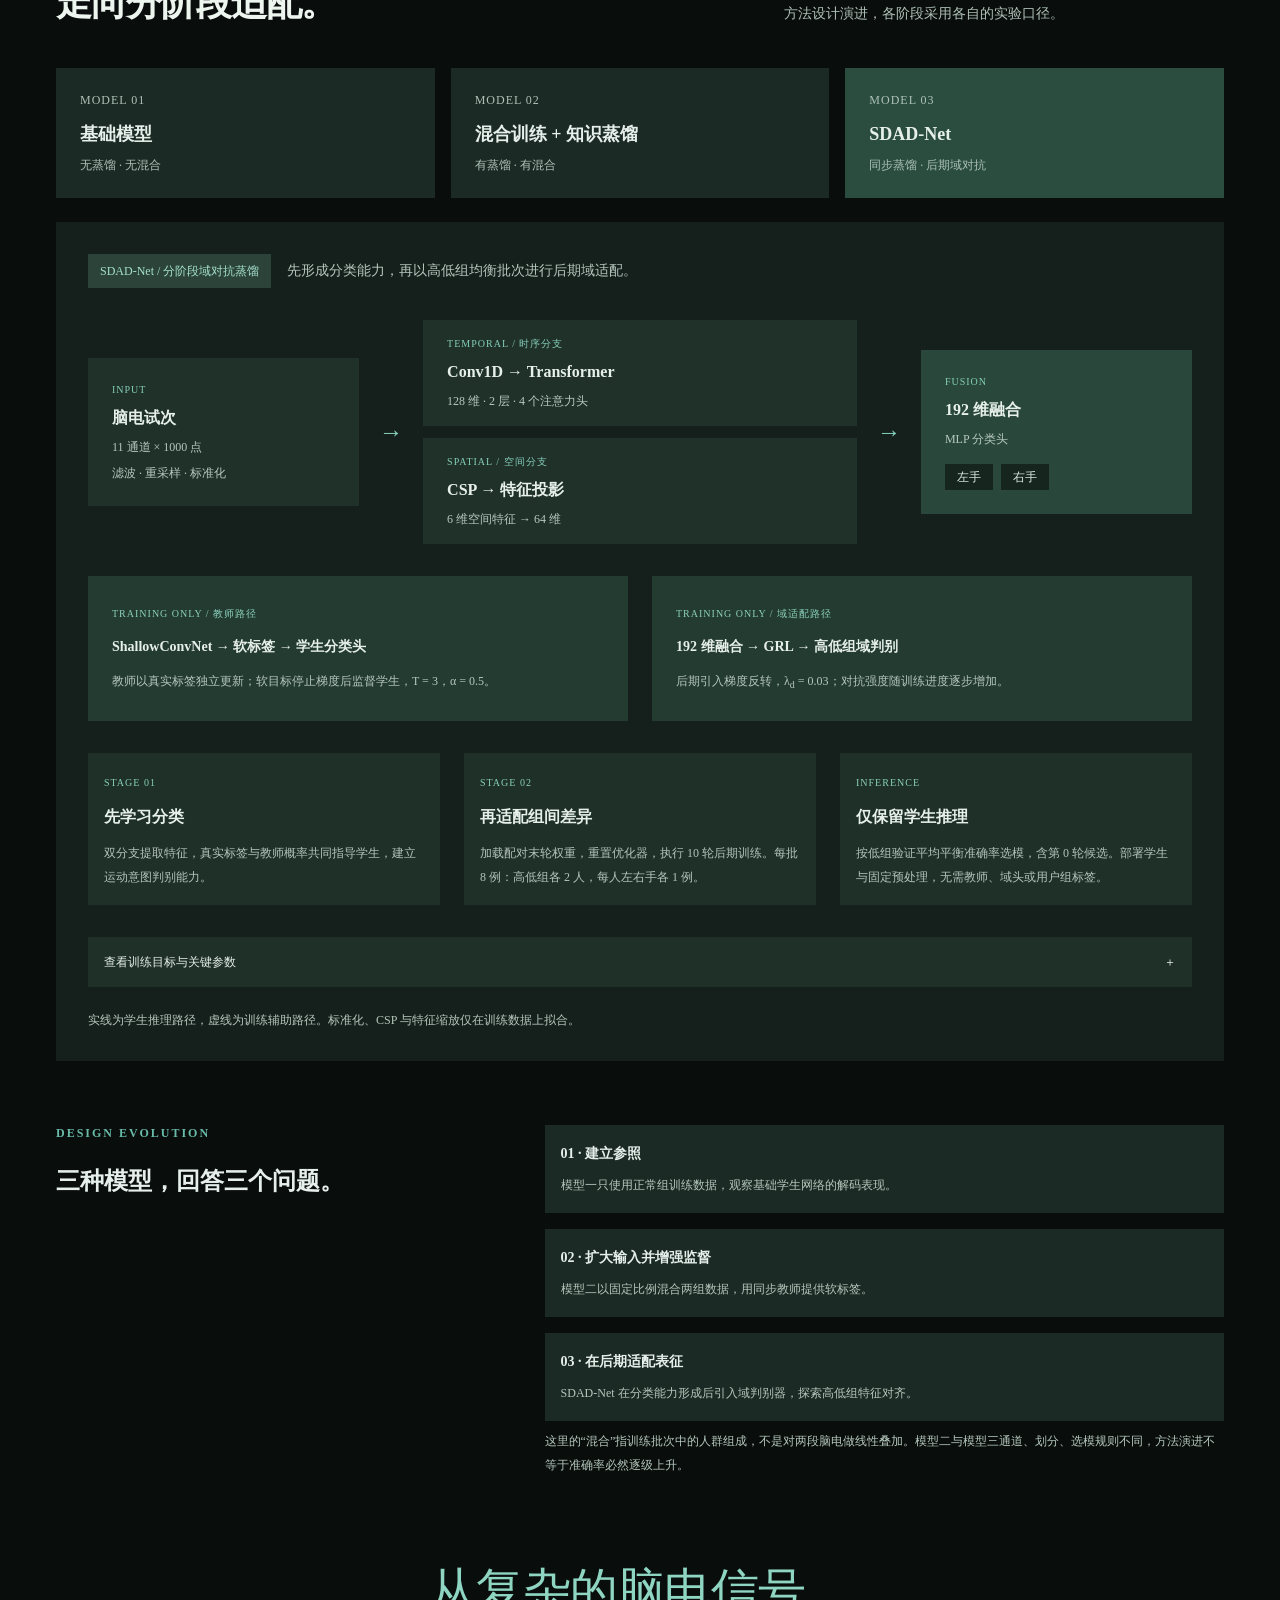
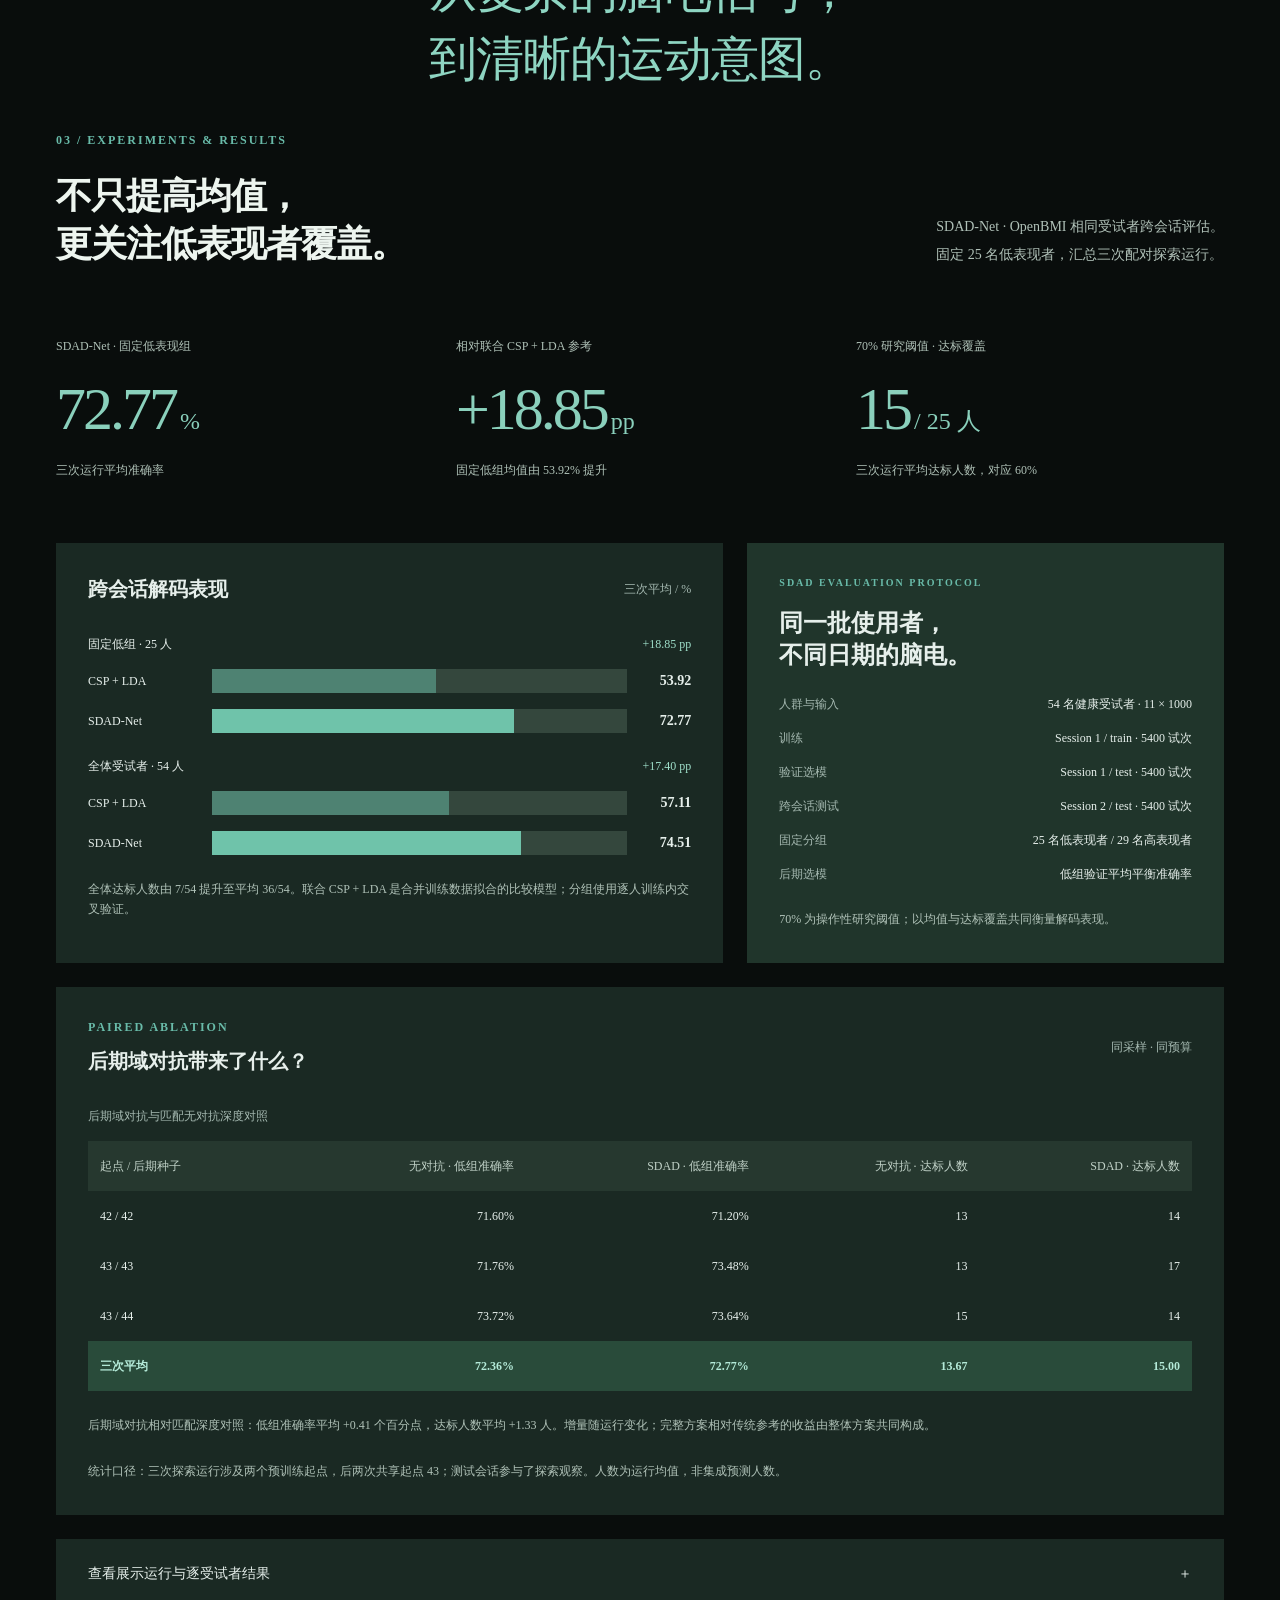
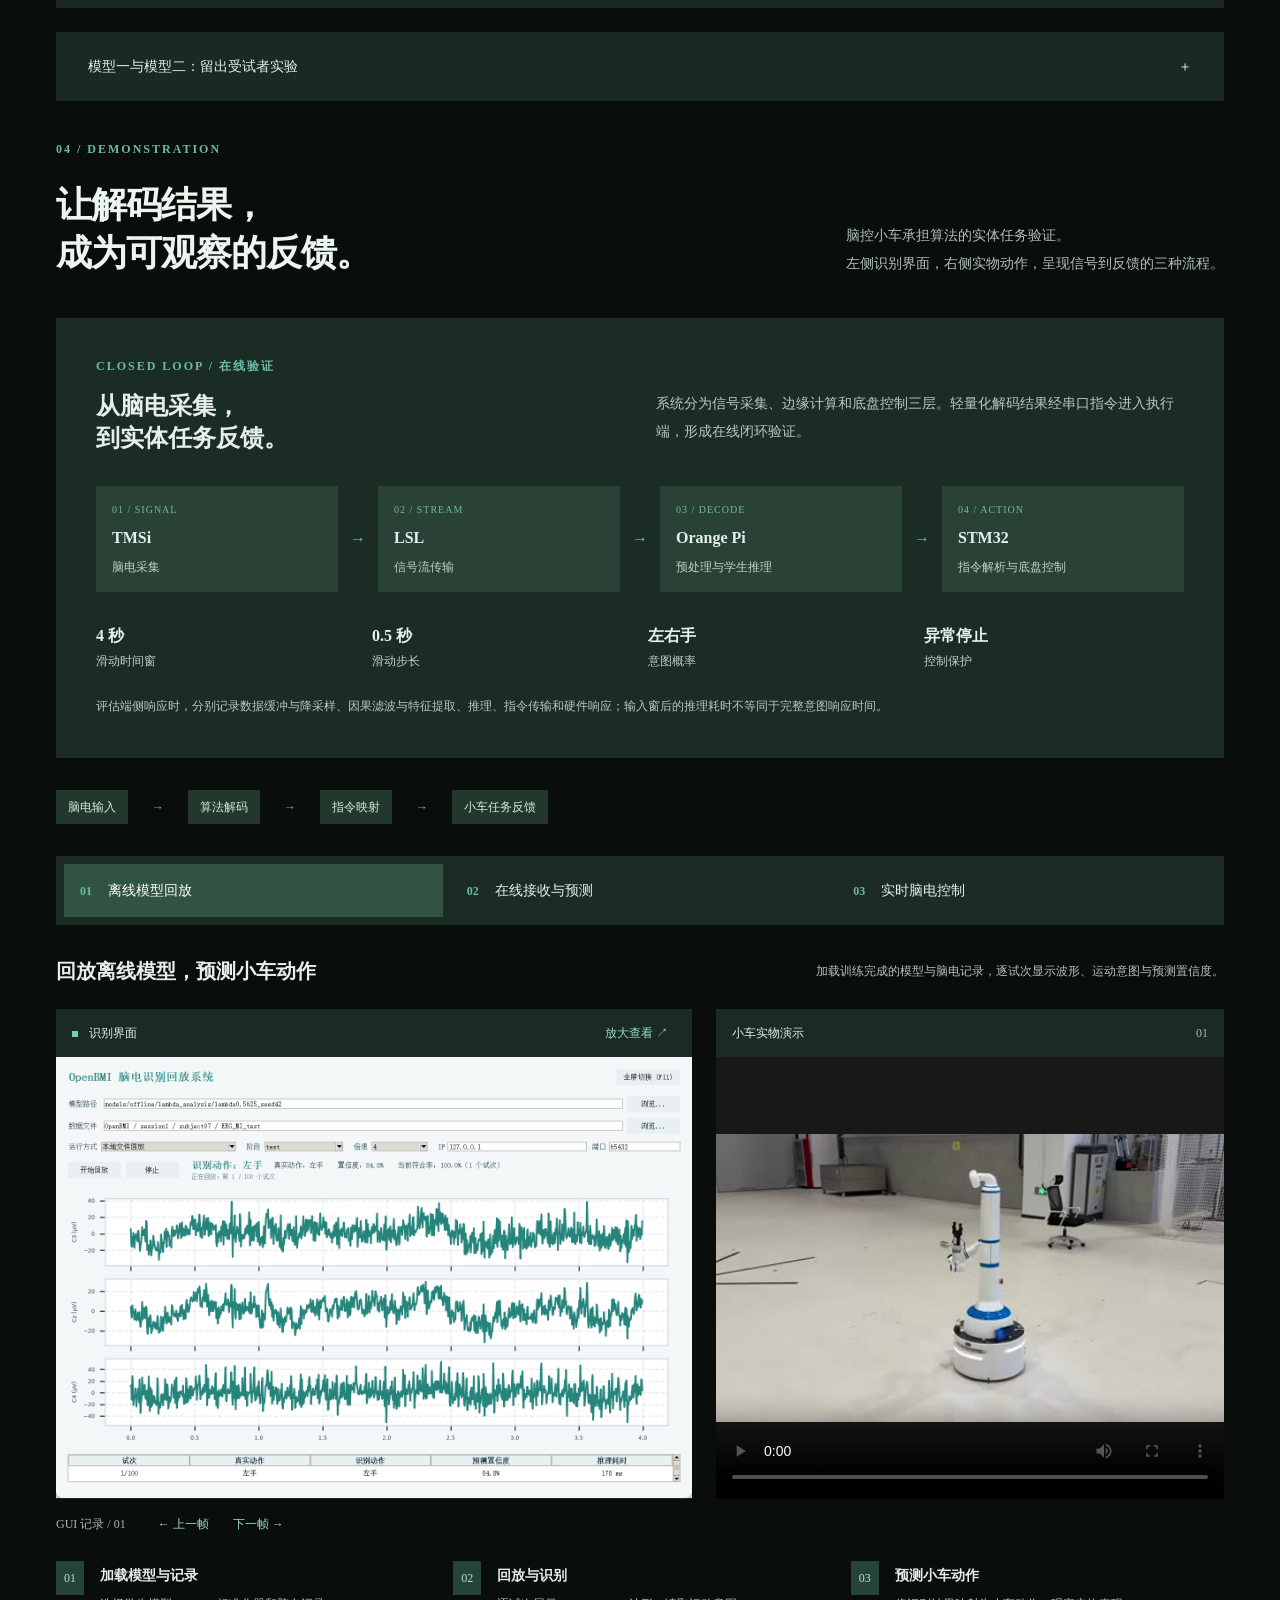
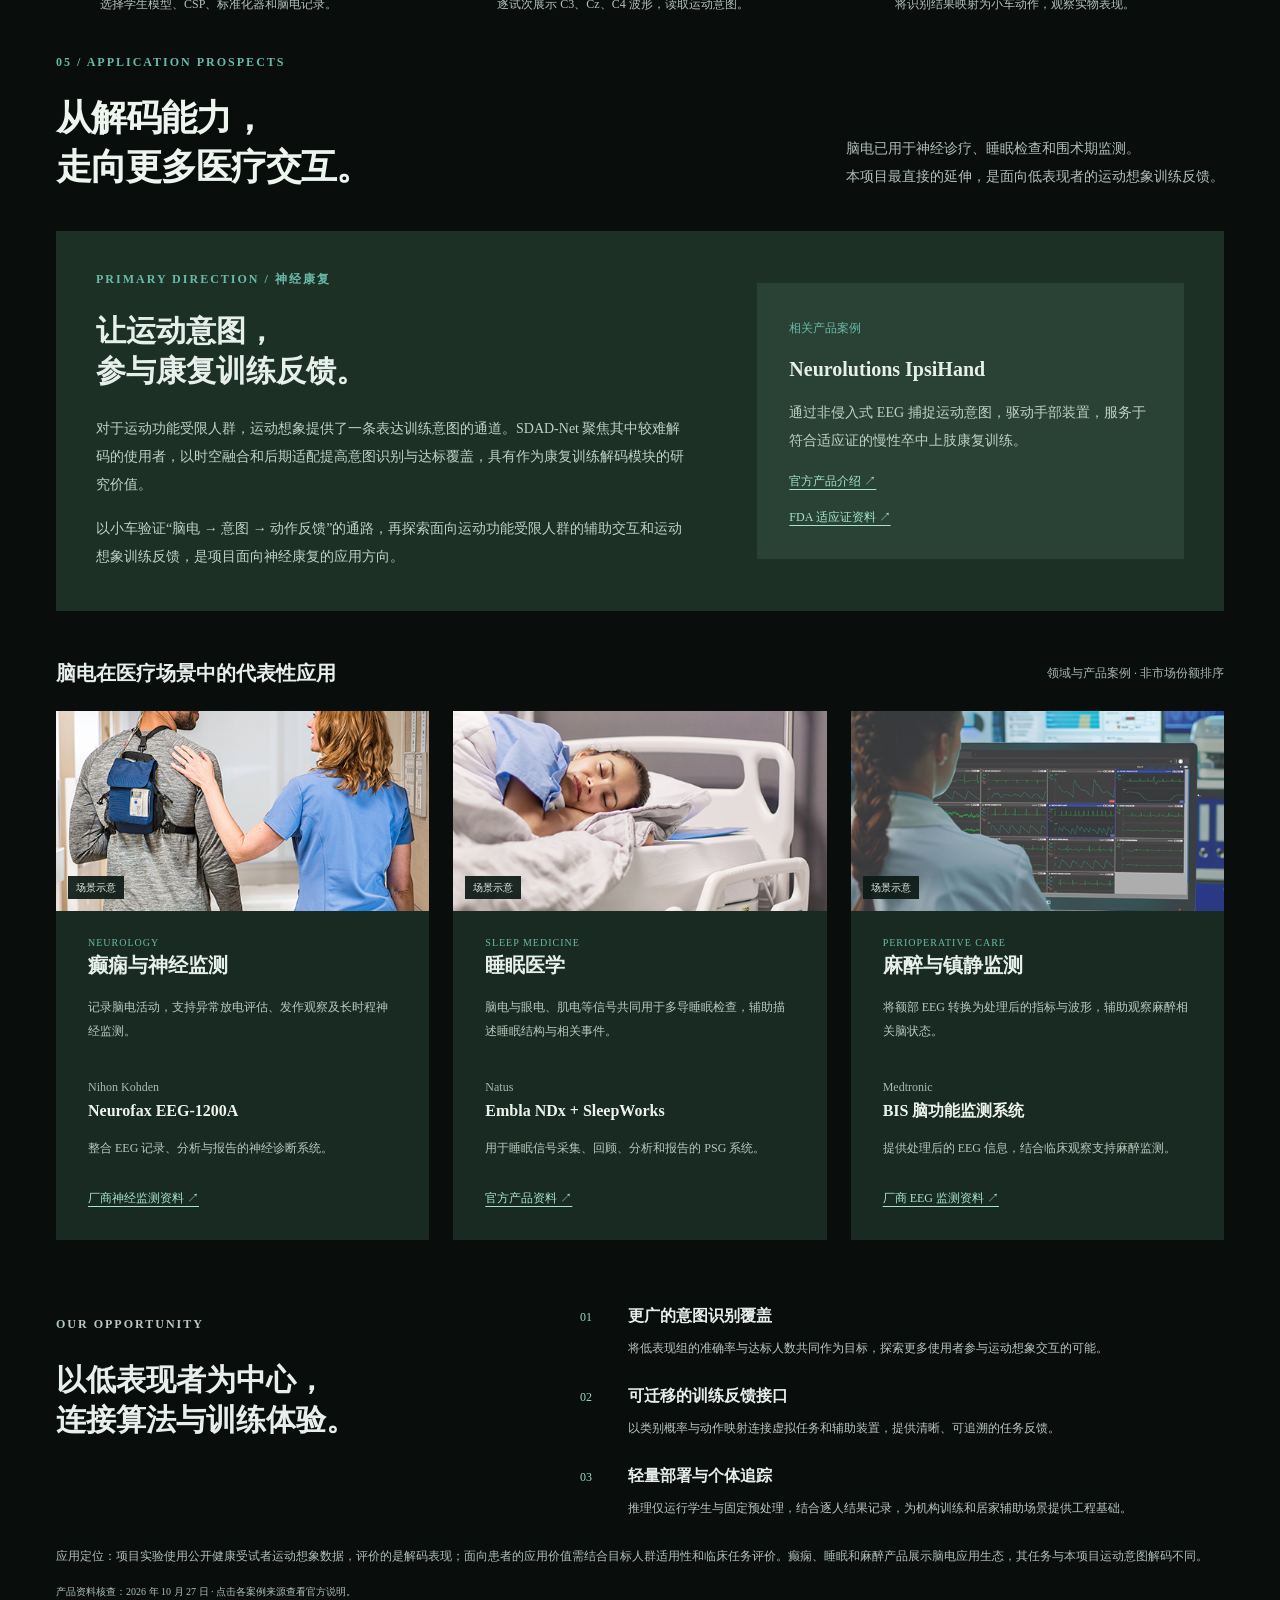
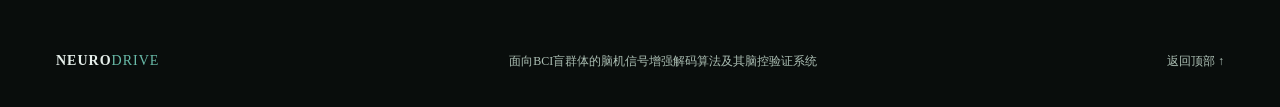
<file: demo/index copy.html>
<!doctype html>
<html lang="zh-CN"><head><meta charset="utf-8"><meta name="viewport" content="width=device-width,initial-scale=1"><title>SDAD-Net | 面向BCI盲群体的脑机信号增强解码算法及其脑控验证系统</title><meta name="description" content="面向BCI盲群体的脑机信号增强解码算法及其脑控验证系统。探索SDAD-Net的时空融合、同步蒸馏与后期域对抗，了解实验结果、脑控验证及医疗应用前景。"><meta property="og:title" content="让更多脑电意图，被准确解码"><meta property="og:description" content="运动想象识别 · 分阶段域对抗蒸馏 · 脑控验证"><meta property="og:image" content="https://bci-car-research.cx20060410.chatgpt.site/assets/waveform.png"><meta name="theme-color" content="#f3f7f8"><link rel="icon" href="favicon.svg"><link rel="stylesheet" href="style.css"><script src="app.js" defer></script></head>
<body><canvas id="ambient-shapes" aria-hidden="true"></canvas><a class="skip" href="#main">跳至正文</a>
<header><a class="brand" href="#problem" aria-label="回到首页"><svg viewBox="0 0 32 32" fill="none" aria-hidden="true"><path d="M2 16h6l4-10 7 20 4-10h7" stroke="currentColor" stroke-width="2.5" stroke-linecap="round" stroke-linejoin="round"/></svg><span>NEURO<span class="light">DRIVE</span></span></a><button class="menu" aria-expanded="false" aria-controls="navigation" aria-label="展开导航"><span></span><span></span></button><nav id="navigation" aria-label="主导航"><a class="active" href="#problem">问题概述</a><a href="#architecture">算法架构</a><a href="#results">实验结果</a><a href="#demo">脑控验证</a><a href="#applications">应用前景 <span>↗</span></a></nav></header>
<main id="main">
<section id="problem" class="hero"><div class="hero-top"><div class="intro"><p class="eyebrow"><span class="dot"></span> BRAIN COMPUTER INTERFACE / 01</p><h1>让更多脑电意图，<br><span>被准确解码。</span></h1><p class="lead">面向BCI盲群体的脑机信号增强解码算法及其脑控验证系统</p><a class="primary" href="#architecture">探索解码算法 <span>↗</span></a><p class="micro">SDAD-Net <span>·</span> 运动想象解码 <span>·</span> 低表现者增强</p></div><figure class="hero-visual"><div class="visual-top"><span>从信号到行动</span><span class="micro">EEG → INTENT → MOTION</span></div><img src="assets/waveform.png" alt="C3、Cz、C4 三个脑电通道的真实波形" fetchpriority="high"><div class="signal-route"><span>脑电采集</span><b>→</b><span>意图识别</span><b>→</b><span class="route-end">任务反馈 ↗</span></div><div class="visual-bottom"><span>11 <small>运动相关通道</small></span><span>250 <small>Hz</small></span><span>4 <small>秒试次</small></span></div></figure></div>
<div class="problem-row reveal"><div><p class="eyebrow">PROBLEM</p><h2>让低表现者，<br>也能被算法看见。</h2></div><div><p>运动想象能够在不执行实际肢体动作的情况下表达意图，但脑电噪声、个体差异与跨会话变化，使部分使用者难以获得稳定的识别反馈。总体准确率的提高，也可能掩盖低表现者的体验。</p><p>SDAD-Net 将时序与空间表征、教师软标签监督、后期组域适配整合到同一解码框架中，同时关注低表现组的平均准确率与达标覆盖。脑控小车作为实体任务反馈载体，用于呈现算法从信号到动作的验证过程。项目采用离线解码评估与在线闭环联调两层体系，分别观察识别表现与实体反馈。</p><span class="definition">SDAD 研究中，BCI 盲群体指训练数据内五折 CSP + LDA 准确率低于 70% 的低表现组；该阈值是研究分组标准，不是医学诊断或永久能力标签。</span></div></div>
<div class="concept-band reveal"><div class="concept-video"><video id="concept-video" muted loop playsinline preload="metadata" poster="assets/imagine-poster.jpg" aria-label="运动想象与脑机交互场景示意"><source src="assets/imagine.mp4" type="video/mp4"></video><span class="media-tag">MOTOR IMAGERY / 场景示意</span></div><div class="concept-copy"><p class="eyebrow">THE IDEA</p><h3>想象运动，<br>也能产生可解读的信号。</h3><p>运动想象脑机接口从脑电中识别左右手运动意图，将信号中的变化转化为可观察的反馈，为运动功能受限人群提供不依赖实际肢体运动的交互途径。</p><span>脑电信号 → 意图解码 → 任务反馈</span></div></div><div class="research-focus reveal"><article><small>01 / 表征</small><h3>补足有效特征</h3><p>融合局部时序模式、长程依赖和通道空间信息，形成互补的脑电表示。</p></article><article><small>02 / 适配</small><h3>兼顾分类与对齐</h3><p>先建立运动意图判别能力，再引入组间约束，减轻过早对齐对分类的干扰。</p></article><article><small>03 / 反馈</small><h3>关注每个人的收益</h3><p>联合考察低组均值、达标人数和逐人变化，以实体任务展示识别结果。</p></article></div>
</section>
<section id="architecture" class="section"><div class="section-heading reveal"><div><p class="eyebrow">02 / ALGORITHM ARCHITECTURE</p><h2>从时空融合，<br>走向分阶段适配。</h2></div><p>三种方案呈现算法演进：基础解码、混合蒸馏、SDAD-Net。<br>共享时空融合思路，以不同训练策略应对低表现者解码。模型递进体现方法设计演进，各阶段采用各自的实验口径。</p></div>
<div class="model-tabs" role="tablist" aria-label="算法模型"><button role="tab" id="tab-base" aria-controls="model-panel" aria-selected="false" data-model="base"><small>MODEL 01</small><strong>基础模型</strong><span>无蒸馏 · 无混合</span></button><button role="tab" id="tab-mixed" aria-controls="model-panel" aria-selected="false" data-model="mixed"><small>MODEL 02</small><strong>混合训练 + 知识蒸馏</strong><span>有蒸馏 · 有混合</span></button><button role="tab" id="tab-sdad" aria-controls="model-panel" aria-selected="true" data-model="sdad"><small>MODEL 03</small><strong>SDAD-Net</strong><span>同步蒸馏 · 后期域对抗</span></button></div>
<div id="model-panel" role="tabpanel" aria-labelledby="tab-sdad" tabindex="0"><div id="model-content"><div class="architecture-caption"><span class="pill" id="model-badge">SDAD-Net / 分阶段域对抗蒸馏</span><p id="model-description">先形成分类能力，再以高低组均衡批次进行后期域适配。</p></div><div class="architecture-flow"><div class="flow-node input"><small>INPUT</small><strong>脑电试次</strong><span id="input-shape">11 通道 × 1000 点</span><span>滤波 · 重采样 · 标准化</span></div><span class="flow-arrow">→</span><div class="branches"><div class="flow-node"><small>TEMPORAL / 时序分支</small><strong>Conv1D → Transformer</strong><span>128 维 · 2 层 · 4 个注意力头</span></div><div class="flow-node"><small>SPATIAL / 空间分支</small><strong>CSP → 特征投影</strong><span>6 维空间特征 → 64 维</span></div></div><span class="flow-arrow">→</span><div class="flow-node fusion"><small>FUSION</small><strong>192 维融合</strong><span>MLP 分类头</span><div class="intent"><span>左手</span><span>右手</span></div></div></div><div id="base-details" class="training-details" hidden><div><small>基础训练</small><strong>11 名正常组受试者</strong><p>类别均衡后随机遍历试次；无教师监督，也不纳入低表现组训练样本。</p></div><div><small>学生目标</small><strong>交叉熵 + 方差正则</strong><p>仍保留 CSP、时序与空间双分支、数据增强及 ε = 10<sup>−5</sup> 方差项。</p></div></div><div id="training-details" class="training-details" hidden><div><small>混合采样</small><strong>18 <span>正常组</span> + 14 <span>BCI 盲组</span></strong><p>每批 32 个样本，正常组采样占比 λ = 0.5625。</p></div><div><small>知识蒸馏</small><strong>ShallowConvNet → 学生网络</strong><p>温度 T = 3，蒸馏权重 α = 0.5；部署仅使用学生模型。</p></div></div><div id="shared-details" hidden><div class="model-insight"><div><small>PREPROCESSING / 离线处理</small><p>连续信号 0.5–100 Hz FIR 带通与 50 Hz 陷波，截取 4 秒并重采样至 250 Hz。仅在实际训练数据上拟合通道标准化器与 CSP。</p></div><div><small>MODEL / 特征融合</small><p>时序分支经 Conv1D、128 维投影、位置编码与两层 Transformer；CSP 从预处理信号提取 6 维特征，两路融合为 192 维，再经 MLP 分类。</p></div><div><small>TRAINING / 参数设置</small><p>学生与教师分别使用 AdamW；批次大小 32，最多 120 轮，以验证准确率选择学生检查点，连续 50 轮未改善则早停。</p></div></div></div><div id="sdad-details">
<div class="sdad-aux"><div><small>TRAINING ONLY / 教师路径</small><strong>ShallowConvNet → 软标签 → 学生分类头</strong><p>教师以真实标签独立更新；软目标停止梯度后监督学生，T = 3，α = 0.5。</p></div><div><small>TRAINING ONLY / 域适配路径</small><strong>192 维融合 → GRL → 高低组域判别</strong><p>后期引入梯度反转，λ<sub>d</sub> = 0.03；对抗强度随训练进度逐步增加。</p></div></div>
<ol class="stage-path"><li><small>STAGE 01</small><h3>先学习分类</h3><p>双分支提取特征，真实标签与教师概率共同指导学生，建立运动意图判别能力。</p></li><li><small>STAGE 02</small><h3>再适配组间差异</h3><p>加载配对末轮权重，重置优化器，执行 10 轮后期训练。每批 8 例：高低组各 2 人，每人左右手各 1 例。</p></li><li><small>INFERENCE</small><h3>仅保留学生推理</h3><p>按低组验证平均平衡准确率选模，含第 0 轮候选。部署学生与固定预处理，无需教师、域头或用户组标签。</p></li></ol>
<details class="loss-details"><summary>查看训练目标与关键参数 <span>＋</span></summary><div><p class="formula">L<sub>SDAD</sub> = (1 − α)(L<sub>CE</sub> + εL<sub>var</sub>) + αT²KL(p<sub>T</sub> ∥ p<sub>S</sub>) + λ<sub>d</sub>L<sub>dom</sub></p><p>α = 0.5 · T = 3 · ε = 10<sup>−5</sup> · λ<sub>d</sub> = 0.03。GRL 前向恒等，反向乘 −γ；γ(p) = 2 / (1 + exp(−10p)) − 1。</p><p>后期学生学习率 10<sup>−4</sup>，教师学习率 10<sup>−3</sup>；匹配无对抗对照采用相同采样与 10 轮预算，λ<sub>d</sub> = 0。</p></div></details>
</div><p class="model-note" id="model-note">实线框呈现学生推理主路径，下方虚线框为训练辅助路径。标准化、CSP 与特征缩放仅在训练数据上拟合。</p></div></div>
<div class="model-explanation reveal"><div><p class="eyebrow">DESIGN EVOLUTION</p><h3>三种模型，回答三个问题。</h3></div><ol><li><strong>01 · 建立参照</strong><p>模型一只使用正常组训练数据，观察基础学生网络的解码表现。</p></li><li><strong>02 · 扩大输入并增强监督</strong><p>模型二以固定比例混合两组数据，用同步教师提供软标签。</p></li><li><strong>03 · 在后期适配表征</strong><p>SDAD-Net 在分类能力形成后引入域判别器，探索高低组特征对齐。</p></li></ol><p>这里的“混合”指训练批次中的人群组成，不是对两段脑电做线性叠加。模型二与模型三通道、划分、选模规则不同，方法演进不等于准确率必然逐级上升。</p></div><div class="tagline reveal"><span>从复杂的脑电信号，</span><br><span>到清晰的运动意图。</span></div>
</section>
<section id="results" class="section"><div class="section-heading reveal"><div><p class="eyebrow">03 / EXPERIMENTS & RESULTS</p><h2>不只提高均值，<br>更关注低表现者覆盖。</h2></div><p>SDAD-Net · OpenBMI 相同受试者跨会话评估。<br>固定 25 名低表现者，汇总三次配对探索运行。</p></div>
<div class="metrics reveal"><div><small>SDAD-Net · 固定低表现组</small><strong>72.77<span>%</span></strong><p>三次运行平均准确率</p></div><div><small>相对联合 CSP + LDA 参考</small><strong>+18.85<span>pp</span></strong><p>固定低组均值由 53.92% 提升</p></div><div><small>70% 研究阈值 · 达标覆盖</small><strong>15<span>/ 25 人</span></strong><p>三次运行平均达标人数，对应 60%</p></div></div>
<div class="results-grid"><article class="chart-card"><div class="card-heading"><h3>跨会话解码表现</h3><span>三次平均 / %</span></div><div class="sdad-comparison"><div class="comparison-title"><span>固定低组 · 25 人</span><b>+18.85 pp</b></div><div class="bar-row"><span>CSP + LDA</span><div class="track"><div style="--value:53.92%"></div></div><b>53.92</b></div><div class="bar-row featured"><span>SDAD-Net</span><div class="track"><div style="--value:72.77%"></div></div><b>72.77</b></div><div class="comparison-title"><span>全体受试者 · 54 人</span><b>+17.40 pp</b></div><div class="bar-row"><span>CSP + LDA</span><div class="track"><div style="--value:57.11%"></div></div><b>57.11</b></div><div class="bar-row featured"><span>SDAD-Net</span><div class="track"><div style="--value:74.51%"></div></div><b>74.51</b></div></div><p class="chart-note">全体达标人数由 7/54 提升至平均 36/54。联合 CSP + LDA 是合并训练数据拟合的比较模型；分组使用逐人训练内交叉验证。</p></article><aside class="protocol"><p class="eyebrow">SDAD EVALUATION PROTOCOL</p><h3>同一批使用者，<br>不同日期的脑电。</h3><dl><div><dt>人群与输入</dt><dd>54 名健康受试者 · 11 × 1000</dd></div><div><dt>训练</dt><dd>Session 1 / train · 5400 试次</dd></div><div><dt>验证选模</dt><dd>Session 1 / test · 5400 试次</dd></div><div><dt>跨会话测试</dt><dd>Session 2 / test · 5400 试次</dd></div><div><dt>固定分组</dt><dd>25 名低表现者 / 29 名高表现者</dd></div><div><dt>后期选模</dt><dd>低组验证平均平衡准确率</dd></div></dl><p class="protocol-note">70% 为操作性研究阈值；以均值与达标覆盖共同衡量解码表现。</p></aside></div>
<article class="paired-results"><div class="card-heading"><div><p class="eyebrow">PAIRED ABLATION</p><h3>后期域对抗带来了什么？</h3></div><span>同采样 · 同预算</span></div><div class="table-scroll" tabindex="0" aria-label="三次配对实验结果"><table><caption>后期域对抗与匹配无对抗深度对照</caption><thead><tr><th scope="col">起点 / 后期种子</th><th scope="col">无对抗 · 低组准确率</th><th scope="col">SDAD · 低组准确率</th><th scope="col">无对抗 · 达标人数</th><th scope="col">SDAD · 达标人数</th></tr></thead><tbody><tr><th scope="row">42 / 42</th><td>71.60%</td><td>71.20%</td><td>13</td><td>14</td></tr><tr><th scope="row">43 / 43</th><td>71.76%</td><td>73.48%</td><td>13</td><td>17</td></tr><tr><th scope="row">43 / 44</th><td>73.72%</td><td>73.64%</td><td>15</td><td>14</td></tr><tr class="mean-row"><th scope="row">三次平均</th><td>72.36%</td><td>72.77%</td><td>13.67</td><td>15.00</td></tr></tbody></table></div><p class="chart-note">后期域对抗相对匹配深度对照：低组准确率平均 +0.41 个百分点，达标人数平均 +1.33 人。增量随运行变化；完整方案相对传统参考的收益由整体方案共同构成。</p><p class="evidence-note">统计口径：三次探索运行涉及两个预训练起点，后两次共享起点 43；测试会话参与了探索观察。人数为运行均值，非集成预测人数。</p></article>
<details class="more-results"><summary>查看展示运行与逐受试者结果 <span>＋</span></summary><div class="figure-grid"><figure><a href="assets/sdad-performance.png" target="_blank" rel="noopener"><img src="assets/sdad-performance.png" loading="lazy" alt="SDAD展示运行43/43的低组与全体准确率和达标人数"></a><figcaption>展示运行 43 / 43：低组 73.48%，17/25 达标；全体 75.35%，38/54 达标。</figcaption></figure><figure><a href="assets/sdad-paired.png" target="_blank" rel="noopener"><img src="assets/sdad-paired.png" loading="lazy" alt="SDAD展示运行与联合CSP加LDA的逐受试者配对比较"></a><figcaption>同一展示运行：低组 24 人改善、1 人不变，16 人跨阈值上升。</figcaption></figure></div></details>
<details class="more-results previous-study"><summary>模型一与模型二：留出受试者实验 <span>＋</span></summary><div class="previous-body"><p class="protocol-note">模型一、二采用 62 通道及 32 / 11 / 11 人的训练、验证、测试受试者隔离划分；低组结果来自留出的 7 名受试者。此实验与 SDAD 的 11 通道跨会话评估分别记录。</p><div class="results-grid"><article class="chart-card"><div class="card-heading"><h3>报告表格中的四组结果</h3><span>低组准确率 / %</span></div><div class="bar-chart" aria-label="N0 63.07%，N1 57.26%，M0 70.88%，M1 71.48%"><div class="bar-row"><span>N0 <small>正常组，无蒸馏</small></span><div class="track"><div style="--value:63.07%"></div></div><b>63.07</b></div><div class="bar-row"><span>N1 <small>正常组，有蒸馏</small></span><div class="track"><div style="--value:57.26%"></div></div><b>57.26</b></div><div class="bar-row"><span>M0 <small>混合，无蒸馏</small></span><div class="track"><div style="--value:70.88%"></div></div><b>70.88</b></div><div class="bar-row featured"><span>M1 <small>混合，有蒸馏</small></span><div class="track"><div style="--value:71.48%"></div></div><b>71.48</b></div></div><p class="chart-note">此处逐项呈现综合报告的结果表记录，不将模型二与 SDAD 的不同实验结果直接相减。</p></article><aside class="protocol"><p class="eyebrow">SUBJECT HOLDOUT</p><h3>先固定受试者，<br>再比较训练策略。</h3><dl><div><dt>划分</dt><dd>32 人训练 · 11 人验证 · 11 人测试</dd></div><div><dt>训练人群</dt><dd>11 名正常组 · 21 名低表现组</dd></div><div><dt>低组测试</dt><dd>7 名留出受试者</dd></div><div><dt>训练种子</dt><dd>42 / 2024 / 3407</dd></div><div><dt>模型输入</dt><dd>62 × 1000</dd></div></dl></aside></div><p class="evidence-note">报告的结果表将 M1 记为 71.48%，并在表内标注混合比例 0.3433；同一报告的训练参数与实现说明记载 λ = 0.5625、18 + 14 样本，而其他结果说明又出现 70.52%。这些记录尚不一致，因此这里保留表格原值，不据此计算确定的增益或单独归因。</p></div></details>
</section>
<section id="demo" class="section demo"><div class="section-heading reveal"><div><p class="eyebrow">04 / DEMONSTRATION</p><h2>让解码结果，<br>成为可观察的反馈。</h2></div><p>脑控小车承担算法的实体任务验证。<br>左侧识别界面，右侧实物动作，呈现信号到反馈的三种流程。</p></div><div class="system-map reveal"><div class="system-intro"><p class="eyebrow">CLOSED LOOP / 在线验证</p><h3>从脑电采集，<br>到实体任务反馈。</h3><p>系统分为信号采集、边缘计算和底盘控制三层。轻量化解码结果经串口指令进入执行端，形成在线闭环验证。</p></div><div class="system-path"><div><small>01 / SIGNAL</small><strong>TMSi</strong><span>脑电采集</span></div><b>→</b><div><small>02 / STREAM</small><strong>LSL</strong><span>信号流传输</span></div><b>→</b><div><small>03 / DECODE</small><strong>Orange Pi</strong><span>预处理与学生推理</span></div><b>→</b><div><small>04 / ACTION</small><strong>STM32</strong><span>指令解析与底盘控制</span></div></div><div class="system-spec"><span><b>4 秒</b>滑动时间窗</span><span><b>0.5 秒</b>滑动步长</span><span><b>左右手</b>意图概率</span><span><b>异常停止</b>控制保护</span></div><p class="system-note">评估端侧响应时，分别记录数据缓冲与降采样、因果滤波与特征提取、推理、指令传输和硬件响应；输入窗后的推理耗时不等同于完整意图响应时间。</p></div><div class="validation-route"><span>脑电输入</span><b>→</b><span>算法解码</span><b>→</b><span>指令映射</span><b>→</b><span>小车任务反馈</span></div><div class="demo-tabs" role="tablist" aria-label="演示流程"><button role="tab" id="demo-tab-offline" aria-selected="true" aria-controls="demo-panel" data-demo="offline"><b>01</b><span>离线模型回放</span></button><button role="tab" id="demo-tab-network" aria-selected="false" aria-controls="demo-panel" data-demo="network"><b>02</b><span>在线接收与预测</span></button><button role="tab" id="demo-tab-control" aria-selected="false" aria-controls="demo-panel" data-demo="control"><b>03</b><span>实时脑电控制</span></button></div><div id="demo-panel" role="tabpanel" aria-labelledby="demo-tab-offline"><div class="demo-description"><h3 id="demo-title">回放离线模型，预测小车动作</h3><p id="demo-copy">加载训练完成的模型与脑电记录，逐试次显示波形、运动意图与预测置信度。</p></div><div class="demo-media"><figure class="gui-panel"><figcaption><span><i class="dot"></i> 识别界面</span><button id="enlarge" class="text-button">放大查看 ↗</button></figcaption><img id="gui-image" src="assets/trial-00.png" alt="离线模型回放的真实GUI界面，包含脑电波形、预测结果和历史记录"></figure><figure class="video-panel"><figcaption><span>小车实物演示</span><span class="micro" id="video-label">OFFLINE / 01</span></figcaption><video id="car-video" controls playsinline preload="metadata" poster="assets/car.jpg"><source src="assets/offline.mp4" type="video/mp4">浏览器不支持视频，请<a href="assets/offline.mp4">打开演示视频</a>。</video></figure></div><div class="playback-tools"><span id="playback-label">GUI 记录 / 01</span><button id="previous" class="text-button" aria-label="上一个GUI记录">← 上一帧</button><button id="next" class="text-button" aria-label="下一个GUI记录">下一帧 →</button></div><ol id="demo-steps" class="demo-steps"></ol><div id="terminal-panel" class="terminal-panel" hidden><div class="terminal-title"><span>终端操作 / 启动识别界面</span><button id="copy-command" class="text-button">复制命令</button></div><pre><code id="terminal-command">python src/online/main_app.py</code></pre><div class="terminal-settings"><span>运行方式 <b>网络接收</b></span><span>地址 <b>127.0.0.1</b></span><span>端口 <b>65432</b></span><span>操作 <b>开始接收</b></span></div><p>在终端输入启动命令，进入 GUI 选择网络接收，设置数据源地址与端口，持续观察脑电波形和动作预测。</p><span id="copy-status" role="status"></span></div></div></section>
<section id="applications" class="section applications"><div class="section-heading reveal"><div><p class="eyebrow">05 / APPLICATION PROSPECTS</p><h2>从解码能力，<br>走向更多医疗交互。</h2></div><p>脑电已用于神经诊疗、睡眠检查和围术期监测。<br>本项目最直接的延伸，是面向低表现者的运动想象训练反馈。</p></div>
<div class="application-feature reveal"><div><p class="eyebrow">PRIMARY DIRECTION / 神经康复</p><h3>让运动意图，<br>参与康复训练反馈。</h3><p>对于运动功能受限人群，运动想象提供了一条表达训练意图的通道。SDAD-Net 聚焦其中较难解码的使用者，以时空融合和后期适配提高意图识别与达标覆盖，具有作为康复训练解码模块的研究价值。</p><p>以小车验证“脑电 → 意图 → 动作反馈”的通路，再探索面向运动功能受限人群的辅助交互和运动想象训练反馈，是项目面向神经康复的应用方向。</p></div><aside><small>相关产品案例</small><strong>Neurolutions IpsiHand</strong><p>通过非侵入式 EEG 捕捉运动意图，驱动手部装置，服务于符合适应证的慢性卒中上肢康复训练。</p><a class="source-link" href="https://www.neurolutions.com/" target="_blank" rel="noopener">官方产品介绍 ↗</a><a class="source-link" href="https://www.accessdata.fda.gov/cdrh_docs/reviews/DEN200046.pdf" target="_blank" rel="noopener">FDA 适应证资料 ↗</a></aside></div>
<div class="medical-heading"><h3>脑电在医疗场景中的代表性应用</h3><span>领域与产品案例 · 非市场份额排序</span></div>
<div class="medical-grid"><article class="clinical-card clinical-eeg"><div class="clinical-photo"><span>场景示意</span></div><small>NEUROLOGY</small><h3>癫痫与神经监测</h3><p>记录脑电活动，支持异常放电评估、发作观察及长时程神经监测。</p><div class="product-name">Nihon Kohden<br><strong>Neurofax EEG-1200A</strong></div><p class="product-copy">整合 EEG 记录、分析与报告的神经诊断系统。</p><a class="source-link" href="https://us.nihonkohden.com/nkweb/en/USD/clinical-solutions/neurological-monitoring/" target="_blank" rel="noopener">厂商神经监测资料 ↗</a></article><article class="clinical-card clinical-sleep"><div class="clinical-photo"><span>场景示意</span></div><small>SLEEP MEDICINE</small><h3>睡眠医学</h3><p>脑电与眼电、肌电等信号共同用于多导睡眠检查，辅助描述睡眠结构与相关事件。</p><div class="product-name">Natus<br><strong>Embla NDx + SleepWorks</strong></div><p class="product-copy">用于睡眠信号采集、回顾、分析和报告的 PSG 系统。</p><a class="source-link" href="https://natus.com/neuro/natus-embla-ndx-psg-amplifier/" target="_blank" rel="noopener">官方产品资料 ↗</a></article><article class="clinical-card clinical-monitor"><div class="clinical-photo"><span>场景示意</span></div><small>PERIOPERATIVE CARE</small><h3>麻醉与镇静监测</h3><p>将额部 EEG 转换为处理后的指标与波形，辅助观察麻醉相关脑状态。</p><div class="product-name">Medtronic<br><strong>BIS 脑功能监测系统</strong></div><p class="product-copy">提供处理后的 EEG 信息，结合临床观察支持麻醉监测。</p><a class="source-link" href="https://www.medtronic.com/content/dam/medtronic-wide/public/united-states/products/patient-monitoring/bis-monitor-perioperative-brain-monitoring-part1-white-paper.pdf" target="_blank" rel="noopener">厂商 EEG 监测资料 ↗</a></article></div>
<div class="prospect-roadmap"><div><p class="eyebrow">OUR OPPORTUNITY</p><h3>以低表现者为中心，<br>连接算法与训练体验。</h3></div><ol><li><strong>更广的意图识别覆盖</strong><p>将低表现组的准确率与达标人数共同作为目标，探索更多使用者参与运动想象交互的可能。</p></li><li><strong>可迁移的训练反馈接口</strong><p>以类别概率与动作映射连接虚拟任务和辅助装置，提供清晰、可追溯的任务反馈。</p></li><li><strong>轻量部署与个体追踪</strong><p>推理仅运行学生与固定预处理，结合逐人结果记录，为机构训练和居家辅助场景提供工程基础。</p></li></ol></div>
<p class="evidence-note">应用定位：项目实验使用公开健康受试者运动想象数据，评价的是解码表现；面向患者的应用价值需结合目标人群适用性和临床任务评价。癫痫、睡眠和麻醉产品展示脑电应用生态，其任务与本项目运动意图解码不同。</p><p class="sources-date">产品资料核查：2026 年 10 月 27 日 · 点击各案例来源查看官方说明。</p>
</section>
</main><footer><a class="brand" href="#problem">NEURO<span class="light">DRIVE</span></a><span>面向BCI盲群体的脑机信号增强解码算法及其脑控验证系统</span><a href="#problem">返回顶部 ↑</a></footer>
<dialog id="image-dialog"><button id="close-dialog" aria-label="关闭大图">关闭 ×</button><img alt="脑电识别GUI放大图"></dialog>
</body></html>
</file>
<file: demo/style.css>
@import url('https://fonts.googleapis.com/css2?family=Manrope:wght@400;500;600;700&display=swap');
:root{--bg:#f3f7f8;--surface:#fff;--ink:#24464d;--muted:#688188;--green:#25857c;--line:#d0dfe2;--soft:#e6efef;--curve:cubic-bezier(.22,1,.36,1)}*{box-sizing:border-box}html{scroll-behavior:smooth;scroll-padding-top:112px}body{margin:0;background:var(--bg);color:var(--ink);font-family:Manrope,"Microsoft YaHei",sans-serif;font-size:16px;line-height:1.5}a{color:inherit;text-decoration:none}button{font:inherit;color:inherit;cursor:pointer}button,a,summary{touch-action:manipulation}button,a{transition:background .3s var(--curve),opacity .3s var(--curve),transform .3s var(--curve)}button:active,.primary:active{transform:scale(.98)}button:focus-visible,a:focus-visible,summary:focus-visible,[tabindex]:focus-visible{outline:3px solid var(--green);outline-offset:4px}button:hover{background:var(--soft)}h1,h2,h3,p,figure{margin:0}h1,h2,h3{text-wrap:balance}p{text-wrap:pretty}h2{font-size:36px;line-height:1.35;font-weight:600;letter-spacing:-1px}h3{font-size:20px;line-height:28px;font-weight:600}small,.micro{font-size:12px;line-height:16px}.micro{color:var(--muted)}.eyebrow{font-size:12px;line-height:16px;letter-spacing:2px;color:var(--green);font-weight:700;margin-bottom:24px}.dot{width:6px;height:6px;background:var(--green);display:inline-block;border-radius:50%;margin-right:8px;vertical-align:middle}.skip{position:fixed;top:-80px;left:24px;z-index:100;background:white;padding:12px}.skip:focus{top:8px}header{position:fixed;z-index:20;left:50%;top:24px;transform:translateX(-50%);width:min(1168px,calc(100% - 48px));display:flex;align-items:center;justify-content:space-between;padding:16px 24px;background:rgb(255 255 255 / .88);border:1px solid rgb(208 223 226 / .8);backdrop-filter:blur(18px);border-radius:16px;box-shadow:0 4px 24px #24464d05}.brand{font-size:18px;line-height:28px;font-weight:700;display:flex;align-items:center;letter-spacing:1px;gap:8px}.brand>svg{width:32px;height:32px;color:var(--green)}.light{font-weight:400;color:var(--green)}nav{display:flex;align-items:center;gap:32px}nav a{font-size:14px;line-height:20px;color:var(--muted)}nav a:hover,nav a.active{color:var(--green)}nav a span{margin-left:8px}.menu{display:none}main{max-width:1168px;margin:auto}.hero{padding-top:176px}.hero-top{display:grid;grid-template-columns:1fr 1fr;gap:48px;align-items:center}.intro h1{font-size:60px;line-height:1.2;font-weight:600;letter-spacing:-3px;max-width:680px}.intro h1 span{color:var(--green)}.lead{font-size:16px;line-height:28px;color:var(--muted);margin:24px 0 32px;max-width:680px}.primary{display:inline-flex;align-items:center;gap:32px;background:var(--green);color:white;padding:12px 16px;border-radius:8px;font-weight:600}.primary:hover{background:#1d6a63;transform:translateY(-2px)}.intro>.micro{margin-top:24px}.micro span{margin:0 8px}.hero-visual{background:white;padding:24px;border:1px solid var(--line);border-radius:16px;box-shadow:0 24px 48px #24464d08;transform:translateY(8px)}.visual-top,.visual-bottom{display:flex;align-items:center;justify-content:space-between}.visual-top{font-size:14px;margin-bottom:24px}.visual-top .micro{font-size:10px;letter-spacing:1px}.hero-visual>img{width:100%;display:block;margin:32px 0;mix-blend-mode:multiply}.signal-route{display:flex;justify-content:space-between;gap:8px;align-items:center;font-size:12px}.signal-route>span{background:var(--bg);padding:12px;border-radius:8px}.signal-route>b{font-weight:400;color:var(--muted)}.signal-route .route-end{background:var(--green);color:white}.visual-bottom{margin-top:32px;padding:0 8px;font-size:24px}.visual-bottom small{color:var(--muted);margin-left:4px}.problem-row{display:grid;grid-template-columns:1fr 1.4fr;gap:80px;padding:80px 0 96px}.problem-row .eyebrow{margin-bottom:16px}.problem-row h2{font-size:30px;line-height:1.4}.problem-row>div:last-child{padding-top:32px}.problem-row p:not(.eyebrow){font-size:14px;line-height:28px;color:var(--muted);margin-bottom:16px}.definition{font-size:12px;color:var(--muted)}.section{padding:80px 0;scroll-margin-top:8px;border-top:1px solid var(--line)}.section-heading{display:flex;justify-content:space-between;align-items:flex-end;gap:48px;margin-bottom:40px}.section-heading>p{font-size:14px;line-height:28px;color:var(--muted);max-width:440px}.model-tabs{display:grid;grid-template-columns:repeat(3,1fr);gap:16px;margin-bottom:24px}.model-tabs button{border:1px solid var(--line);background:transparent;border-radius:12px;text-align:left;padding:24px}.model-tabs button[aria-selected=true]{background:white;border-color:var(--green);box-shadow:0 4px 24px #24464d05}.model-tabs small{display:block;color:var(--muted);letter-spacing:1px;margin-bottom:12px}.model-tabs strong{display:block;font-size:18px;line-height:28px;font-weight:600}.model-tabs button>span{display:block;color:var(--muted);font-size:12px;margin-top:8px}.model-tabs button:hover{background:var(--soft)}#model-panel{border:1px solid var(--line);border-radius:16px;background:white;padding:32px;min-height:476px}.architecture-caption{display:flex;align-items:center;gap:16px;margin-bottom:32px}.pill{font-size:12px;color:var(--green);background:var(--soft);border-radius:6px;padding:8px 12px}.architecture-caption p{font-size:14px;color:var(--muted)}.architecture-flow{display:grid;grid-template-columns:1fr 32px 1.6fr 32px 1fr;gap:16px;align-items:center}.flow-node{display:flex;flex-direction:column;gap:8px;border:1px solid var(--line);border-radius:8px;padding:24px;background:var(--bg)}.flow-node small{color:var(--green);font-size:10px;letter-spacing:1px}.flow-node strong{font-size:16px;white-space:nowrap}.flow-node>span{font-size:12px;color:var(--muted)}.branches{display:grid;gap:12px}.branches .flow-node{padding:16px 24px}.flow-arrow{font-size:24px;text-align:center;color:var(--green)}.fusion{background:#eaf3f1;border-color:#abcfc8}.intent{display:flex;gap:8px;margin-top:8px}.intent span{font-size:12px;background:white;border-radius:4px;padding:4px 12px}.training-details{display:grid;grid-template-columns:1fr 1fr;gap:32px;margin-top:32px}.training-details>div{padding:16px 24px;background:var(--bg);border-radius:8px}.training-details small{display:block;color:var(--green);margin-bottom:8px}.training-details strong{font-size:16px;font-weight:600}.training-details strong span{font-weight:400;font-size:12px;color:var(--muted)}.training-details p,.model-note{font-size:12px;color:var(--muted);margin-top:8px}.model-note{margin-top:24px}#blank-model{min-height:410px}.tagline{font-size:48px;line-height:1.4;letter-spacing:-1px;padding:80px 0 0;text-align:center;font-weight:500}.tagline span{color:var(--green)}.metrics{display:grid;grid-template-columns:repeat(3,1fr);gap:32px;margin-bottom:40px}.metrics>div{padding:24px 0}.metrics small{color:var(--muted)}.metrics strong{display:block;font-size:60px;line-height:1.2;font-weight:500;letter-spacing:-3px;margin:16px 0;color:var(--green)}.metrics strong span{font-size:24px;letter-spacing:0;margin-left:4px}.metrics p{font-size:12px;color:var(--muted)}.results-grid{display:grid;grid-template-columns:1.4fr 1fr;gap:24px}.chart-card{background:white;border:1px solid var(--line);border-radius:12px;padding:32px}.card-heading{display:flex;align-items:center;justify-content:space-between;margin-bottom:32px}.card-heading>span{font-size:12px;color:var(--muted)}.bar-row{display:grid;grid-template-columns:100px 1fr 48px;gap:12px;align-items:center;margin:24px 0;font-size:14px}.bar-row small{display:block;font-size:10px;color:var(--muted);margin-top:4px}.track{height:24px;background:var(--bg);border-radius:4px;overflow:hidden}.track>div{width:var(--value);height:100%;background:#a9c8c5;border-radius:4px}.bar-row.featured .track>div{background:var(--green)}.bar-row b{font-size:14px;font-weight:600;text-align:right}.axis{display:flex;justify-content:space-between;margin:0 60px 0 112px;font-size:10px;color:var(--muted)}.chart-note{font-size:12px;line-height:20px;color:var(--muted);margin-top:24px}.protocol{padding:32px;background:var(--soft);border-radius:12px}.protocol .eyebrow{font-size:10px;margin-bottom:16px}.protocol h3{font-size:24px;line-height:32px}dl{margin:24px 0 0}dl>div{display:flex;gap:16px;justify-content:space-between;margin-top:16px;font-size:12px}dt{color:var(--muted);flex-shrink:0}dd{margin:0;text-align:right}.more-results{margin-top:24px;border:1px solid var(--line);border-radius:12px;background:white;overflow:hidden}.more-results summary{padding:24px 32px;font-size:14px;cursor:pointer;list-style:none;display:flex;justify-content:space-between}.more-results summary:hover{background:var(--soft)}.figure-grid{display:grid;grid-template-columns:1fr 1fr;gap:24px;padding:24px}.figure-grid img{width:100%;height:300px;object-fit:contain}.figure-grid figcaption{text-align:center;font-size:12px;color:var(--muted);padding:16px}.demo-tabs{display:flex;gap:8px;background:var(--soft);padding:8px;border-radius:12px}.demo-tabs button{flex:1;display:flex;align-items:center;gap:16px;border:0;padding:16px;background:transparent;border-radius:8px;text-align:left;font-size:14px}.demo-tabs button[aria-selected=true]{background:white;box-shadow:0 2px 8px #24464d08}.demo-tabs b{color:var(--green);font-size:12px}.demo-description{padding:32px 0 24px;display:flex;align-items:center;justify-content:space-between;gap:32px}.demo-description p{color:var(--muted);font-size:12px;max-width:560px}.demo-media{display:grid;grid-template-columns:1.25fr 1fr;gap:24px;align-items:stretch}.demo-media figure{background:white;border:1px solid var(--line);border-radius:12px;overflow:hidden;min-width:0}.demo-media figcaption{height:48px;display:flex;justify-content:space-between;align-items:center;padding:12px 16px;font-size:12px}.gui-panel>img{display:block;width:100%;aspect-ratio:1.44;object-fit:contain;background:var(--bg)}.video-panel{display:flex;flex-direction:column}.video-panel video{display:block;width:100%;flex:1;min-height:0;aspect-ratio:1.15;object-fit:contain;background:#181818}.text-button{background:transparent;border:0;border-radius:4px;padding:4px 8px;font-size:12px;color:var(--green)}.playback-tools{display:flex;gap:8px;align-items:center;font-size:12px;color:var(--muted);margin:12px 0 24px}.playback-tools>span{margin-right:16px}.demo-steps{display:grid;grid-template-columns:repeat(3,1fr);gap:24px;padding:0;list-style:none;counter-reset:steps}.demo-steps li{counter-increment:steps;display:flex;gap:16px;font-size:14px;align-items:flex-start}.demo-steps li:before{content:counter(steps,decimal-leading-zero);font-size:12px;color:var(--green);padding:8px;background:var(--soft);border-radius:6px}.demo-steps strong{display:block;font-weight:600;margin:4px 0 8px}.demo-steps p{font-size:12px;line-height:20px;color:var(--muted)}.terminal-panel{margin-top:32px;background:#24464d;color:#e7f3f3;border-radius:12px;padding:24px}.terminal-title{display:flex;justify-content:space-between;align-items:center;font-size:12px}.terminal-title button{color:#b1dcd2}.terminal-panel pre{padding:24px 0;margin:0;overflow:auto;font-size:16px;font-family:Consolas,monospace}.terminal-panel pre:before{content:'> ';color:#7ed3be}.terminal-settings{display:flex;flex-wrap:wrap;gap:24px;font-size:12px}.terminal-settings span{color:#aac5c6}.terminal-settings b{color:#fff;margin-left:8px;font-weight:500}.terminal-panel p{font-size:12px;color:#aac5c6;margin-top:24px}.terminal-panel [role=status]{font-size:12px;display:block;margin-top:8px}footer{max-width:1168px;margin:auto;padding:32px 0;display:flex;align-items:center;justify-content:space-between;border-top:1px solid var(--line);font-size:12px;color:var(--muted)}footer .brand{font-size:14px;gap:0}dialog{width:min(1440px,96vw);border:1px solid var(--line);border-radius:12px;padding:16px;background:var(--bg)}dialog::backdrop{background:#102b35bd;backdrop-filter:blur(8px)}dialog img{width:100%;max-height:85vh;object-fit:contain;display:block}dialog button{display:block;margin:0 0 8px auto;padding:8px 12px;border:0;background:var(--soft);border-radius:4px}[hidden]{display:none!important}.reveal{transition:opacity .7s var(--curve),transform .7s var(--curve)}.reveal.waiting{opacity:0;transform:translateY(32px)}
@media(min-width:901px){.intro{animation:appear .8s var(--curve) both}.hero-visual{animation:appear 1s .15s var(--curve) both}}@keyframes appear{from{opacity:0;transform:translateY(6px)}to{opacity:1;transform:translateY(0)}}
@media(max-width:1240px){main,footer{margin-left:32px;margin-right:32px}.intro h1{font-size:48px}.hero-top{gap:32px}.architecture-flow{gap:8px;grid-template-columns:1fr 24px 1.5fr 24px 1fr}.flow-node{padding:16px}.flow-node strong{font-size:14px}.branches .flow-node{padding:16px}.metrics strong{font-size:48px}}
@media(max-width:900px){.hero-top{grid-template-columns:1fr}.hero{padding-top:144px}.hero-visual{max-width:680px}.hero-top .intro h1{font-size:60px}.problem-row{gap:40px;padding:64px 0}.section{padding:64px 0}.section-heading{display:block}.section-heading>p{margin-top:24px}.architecture-flow{grid-template-columns:1fr}.flow-arrow{transform:rotate(90deg)}.branches{grid-template-columns:1fr 1fr}.flow-node strong{white-space:normal}.input,.fusion{align-items:center}.architecture-caption{align-items:flex-start}.training-details{gap:16px}.metrics{gap:16px}.metrics strong{font-size:36px;letter-spacing:-1px}.metrics strong span{font-size:18px}.results-grid{grid-template-columns:1fr}.demo-media{grid-template-columns:1fr 1fr;gap:16px}.demo-description{display:block}.demo-description p{margin-top:12px}.demo-tabs button{gap:8px;padding:12px}.demo-tabs button span{font-size:12px}footer{gap:24px}footer>span{max-width:240px}.tagline{font-size:36px}.model-tabs button{padding:16px}.model-tabs strong{font-size:16px}}
@media(max-width:600px){main,footer{margin-left:24px;margin-right:24px}header{top:16px;padding:12px 16px;border-radius:12px}header .brand{font-size:14px}.brand>svg{width:24px;height:24px}.menu{display:block;position:relative;z-index:22;width:32px;height:32px;border:0;background:transparent}.menu span{display:block;width:20px;height:1px;background:var(--ink);margin:6px 0;transition:transform .5s var(--curve)}.menu[aria-expanded=true] span:first-child{transform:translateY(3.5px) rotate(45deg)}.menu[aria-expanded=true] span:last-child{transform:translateY(-3.5px) rotate(-45deg)}nav{display:none}nav.open{display:flex;position:fixed;inset:-16px -24px auto;height:100dvh;background:rgb(243 247 248 / .98);backdrop-filter:blur(24px);flex-direction:column;justify-content:center;gap:32px;z-index:21}nav.open a{font-size:24px;line-height:32px}nav.open a:last-child{font-size:24px}.hero{padding-top:128px}.hero-top .intro h1{font-size:36px;line-height:1.4;letter-spacing:-1px}.lead{font-size:14px;line-height:28px}.lead br{display:none}.hero-visual{padding:16px}.visual-top .micro{display:none}.signal-route>span{padding:8px}.visual-bottom{margin-top:24px}.problem-row{grid-template-columns:1fr;gap:24px;padding-bottom:48px}.problem-row>div:last-child{padding-top:0}h2{font-size:30px}.section{padding:48px 0}.model-tabs{gap:8px}.model-tabs button{padding:12px 8px}.model-tabs strong{font-size:12px;line-height:20px}.model-tabs small{font-size:10px;letter-spacing:0}.model-tabs button>span{font-size:10px}.architecture-caption{display:block}.architecture-caption p{margin-top:16px;font-size:12px}#model-panel{padding:16px}.branches{grid-template-columns:1fr}.training-details{grid-template-columns:1fr}.metrics{grid-template-columns:1fr;gap:0}.metrics>div{padding:16px 0}.metrics strong{font-size:48px;margin:8px 0}.chart-card,.protocol{padding:24px}.bar-row{grid-template-columns:72px 1fr 40px;gap:8px}.axis{margin-left:80px;margin-right:48px}.figure-grid{grid-template-columns:1fr;padding:16px}.figure-grid img{height:auto}.more-results summary{padding:16px;font-size:12px}.demo-tabs{gap:4px;padding:4px}.demo-tabs button{flex-direction:column;align-items:flex-start;padding:12px 8px}.demo-tabs button span{font-size:10px}.demo-media{grid-template-columns:1fr}.video-panel video{aspect-ratio:16/10;max-height:360px}.demo-steps{grid-template-columns:1fr;gap:24px}.terminal-panel{padding:16px}.terminal-panel pre{font-size:12px}.terminal-settings{gap:12px}.tagline{font-size:30px;padding-top:48px}footer{flex-wrap:wrap;padding:24px 0}footer>span{order:3;max-width:none;width:100%;font-size:10px}.section-heading{margin-bottom:32px}.section-heading>p br{display:none}.eyebrow{font-size:10px;letter-spacing:1px}}
@media(prefers-reduced-motion:reduce){html{scroll-behavior:auto}*,*:before,*:after{animation:none!important;transition:none!important}.reveal.waiting{opacity:1;transform:none}}
.research-focus{display:grid;grid-template-columns:repeat(3,1fr);gap:32px;padding-bottom:64px}.research-focus article{padding:24px;background:var(--soft);border-radius:12px}.research-focus small,.stage-path small,.sdad-aux small,.medical-grid small{color:var(--green);font-size:10px;letter-spacing:1px}.research-focus h3{margin:12px 0}.research-focus p,.stage-path p{font-size:12px;line-height:24px;color:var(--muted)}.sdad-aux{display:grid;grid-template-columns:1fr 1fr;gap:24px;margin-top:32px}.sdad-aux>div{border:1px dashed #8bb7b1;border-radius:8px;padding:24px;background:#f7faf9}.sdad-aux strong{display:block;font-weight:600;font-size:14px;margin:12px 0}.sdad-aux p{font-size:12px;line-height:24px;color:var(--muted)}.stage-path{display:grid;grid-template-columns:repeat(3,1fr);gap:24px;margin:32px 0;padding:0;list-style:none}.stage-path li{padding:16px;background:var(--bg);border-radius:8px}.stage-path h3{font-size:16px;line-height:24px;margin:12px 0}.loss-details{border:1px solid var(--line);border-radius:8px;font-size:12px;overflow:hidden}.loss-details summary{padding:16px;cursor:pointer;display:flex;justify-content:space-between;list-style:none}.loss-details summary:hover{background:var(--soft)}.loss-details>div{padding:0 16px 16px}.loss-details p{color:var(--muted);line-height:24px;margin-top:12px;overflow-wrap:anywhere}.loss-details .formula{font-size:14px;color:var(--ink)}.comparison-title{display:flex;justify-content:space-between;gap:16px;font-size:12px;margin-top:24px}.comparison-title b{font-weight:500;color:var(--green)}.sdad-comparison .bar-row{margin:16px 0;grid-template-columns:96px 1fr 48px;font-size:12px}.protocol-note,.evidence-note{font-size:12px;line-height:24px;color:var(--muted);margin-top:24px}.paired-results{background:white;border:1px solid var(--line);border-radius:12px;padding:32px;margin-top:24px}.paired-results .eyebrow{margin-bottom:12px}.table-scroll{overflow-x:auto}.paired-results table{width:100%;border-collapse:collapse;font-size:12px;white-space:nowrap;text-align:right}.paired-results caption{text-align:left;font-size:12px;color:var(--muted);padding-bottom:16px}.paired-results th,.paired-results td{padding:16px 12px;border-bottom:1px solid var(--line);font-weight:400}.paired-results tr>*:first-child{text-align:left}.paired-results thead{color:var(--muted);background:var(--bg)}.paired-results .mean-row{background:var(--soft);color:var(--green)}.paired-results .mean-row>*{font-weight:600;border:0}.previous-body{padding:0 32px 32px}.previous-body>.protocol-note{margin-top:0}.previous-body .metrics{margin-bottom:16px}.previous-body .metrics strong{font-size:36px}.validation-route{display:flex;align-items:center;gap:24px;margin-bottom:32px;font-size:12px;flex-wrap:wrap}.validation-route span{padding:8px 12px;border:1px solid var(--line);border-radius:6px;background:white}.validation-route b{font-weight:400;color:var(--green)}.application-feature{display:grid;grid-template-columns:1.4fr 1fr;gap:64px;background:var(--soft);padding:40px;border-radius:16px}.application-feature h3{font-size:30px;line-height:40px;margin-bottom:24px}.application-feature p:not(.eyebrow){font-size:14px;line-height:28px;color:var(--muted);margin-top:16px}.application-feature aside{align-self:center;background:white;padding:32px;border-radius:12px}.application-feature aside small{color:var(--green)}.application-feature aside strong{display:block;font-size:20px;line-height:28px;margin-top:16px;font-weight:600}.source-link{display:inline-block;color:var(--green);font-size:12px;line-height:20px;margin-top:16px;text-decoration:underline;text-underline-offset:4px;overflow-wrap:anywhere}.source-link:hover{opacity:.7}.application-feature .source-link{display:block}.medical-heading{display:flex;justify-content:space-between;gap:24px;align-items:center;margin:48px 0 24px}.medical-heading>span{font-size:12px;color:var(--muted)}.medical-grid{display:grid;grid-template-columns:repeat(3,1fr);gap:24px}.medical-grid article{padding:32px;background:white;border:1px solid var(--line);border-radius:12px;display:flex;flex-direction:column}.medical-grid h3{margin:16px 0}.medical-grid p{font-size:12px;line-height:24px;color:var(--muted)}.medical-grid .product-name{font-size:12px;line-height:24px;margin-top:32px;color:var(--muted)}.product-name strong{font-size:16px;color:var(--ink);font-weight:600}.medical-grid .product-copy{margin:12px 0}.medical-grid .source-link{margin-top:auto;padding-top:16px}.prospect-roadmap{display:grid;grid-template-columns:1fr 1.4fr;gap:64px;margin-top:64px}.prospect-roadmap h3{font-size:30px;line-height:40px}.prospect-roadmap ol{list-style:none;margin:0;padding:0;counter-reset:prospects;display:grid;gap:24px}.prospect-roadmap li{counter-increment:prospects;position:relative;padding-left:48px}.prospect-roadmap li:before{content:counter(prospects,decimal-leading-zero);position:absolute;left:0;top:4px;color:var(--green);font-size:12px}.prospect-roadmap strong{font-size:16px;font-weight:600}.prospect-roadmap p{font-size:12px;line-height:24px;color:var(--muted);margin-top:8px}.sources-date{font-size:10px;color:var(--muted);margin-top:16px}footer>span{max-width:560px}nav{gap:24px}
@media(min-width:601px) and (max-width:760px){header{padding:12px 16px}header .brand{font-size:12px;letter-spacing:0}header .brand>svg{width:24px}nav{gap:12px}nav a{font-size:12px}nav a span{margin-left:4px}}
@media(max-width:900px){.research-focus{gap:16px}.research-focus article{padding:16px}.sdad-aux{gap:16px}.stage-path{gap:16px}.application-feature{gap:32px;padding:32px}.medical-grid{gap:16px}.medical-grid article{padding:24px}.medical-heading{display:block}.medical-heading>span{display:block;margin-top:12px}.prospect-roadmap{gap:32px}.paired-results{padding:24px}.previous-body{padding:0 24px 24px}nav{gap:16px}header .brand{font-size:14px}footer>span{max-width:320px}}
@media(max-width:600px){.research-focus,.sdad-aux,.stage-path,.application-feature,.medical-grid,.prospect-roadmap{grid-template-columns:1fr}.research-focus{padding-bottom:48px;gap:12px}.research-focus article{padding:24px}.sdad-aux>div{padding:16px}.stage-path{margin:24px 0}.paired-results{padding:16px}.paired-results .card-heading{align-items:flex-start;gap:16px}.paired-results .card-heading>span{font-size:10px;white-space:nowrap}.paired-results th,.paired-results td{padding:12px}.sdad-comparison .bar-row{grid-template-columns:80px 1fr 40px;font-size:10px}.previous-body{padding:0 16px 16px}.previous-body .metrics strong{font-size:36px}.previous-body .results-grid .chart-card,.previous-body .protocol{padding:16px}.previous-body .bar-row{grid-template-columns:64px 1fr 40px;font-size:12px}.application-feature{padding:24px;gap:24px}.application-feature h3,.prospect-roadmap h3{font-size:24px;line-height:32px}.application-feature aside{padding:24px}.medical-grid article{padding:24px}.prospect-roadmap{gap:24px;margin-top:48px}.validation-route{gap:8px;font-size:10px}.validation-route span{padding:8px}.visual-bottom{gap:8px}.visual-bottom small{font-size:10px}.visual-bottom>span{white-space:nowrap}footer>span{max-width:none}}

/* Context imagery and restrained, interactive background. */
#ambient-shapes{position:fixed;inset:0;width:100%;height:100%;z-index:0;pointer-events:none}
main,footer{position:relative;z-index:1}
.concept-band{display:grid;grid-template-columns:1.3fr 1fr;gap:0;margin:0 0 64px;border:1px solid var(--line);border-radius:16px;overflow:hidden;background:white;box-shadow:0 24px 48px #24464d08}
.concept-video{position:relative;min-height:360px;background:#dbe9e6;overflow:hidden}
.concept-video video{display:block;width:100%;height:100%;position:absolute;inset:0;object-fit:cover;filter:saturate(.72)}
.concept-video:after{content:'';position:absolute;inset:0;background:rgba(26,91,83,.10);pointer-events:none}
.media-tag{position:absolute;bottom:16px;left:16px;z-index:1;padding:8px 12px;border-radius:6px;background:rgba(255,255,255,.9);font-size:10px;letter-spacing:1px;color:var(--ink)}
.concept-copy{padding:48px;align-self:center}.concept-copy .eyebrow{margin-bottom:16px}.concept-copy h3{font-size:30px;line-height:40px}.concept-copy p:not(.eyebrow){font-size:14px;line-height:28px;color:var(--muted);margin:24px 0}.concept-copy>span{font-size:12px;color:var(--green)}
.model-insight{display:grid;grid-template-columns:repeat(3,1fr);gap:16px;margin-top:24px}.model-insight>div{padding:16px;background:var(--bg);border-radius:8px}.model-insight small{font-size:10px;letter-spacing:1px;color:var(--green)}.model-insight p{font-size:12px;line-height:24px;color:var(--muted);margin-top:12px}
.model-explanation{display:grid;grid-template-columns:1fr 1.6fr;column-gap:64px;margin:64px 0 0}.model-explanation h3{font-size:24px;line-height:32px}.model-explanation ol{list-style:none;padding:0;margin:0;display:grid;gap:16px}.model-explanation li{padding:16px;background:rgba(255,255,255,.78);border:1px solid var(--line);border-radius:8px}.model-explanation li strong{font-size:14px}.model-explanation li p,.model-explanation>p{font-size:12px;line-height:24px;color:var(--muted);margin-top:8px}.model-explanation>p{grid-column:2}
.system-map{margin-bottom:32px;padding:40px;border-radius:16px;background:#e6efef;border:1px solid #cbdedb}.system-intro{display:grid;grid-template-columns:1fr 1fr;column-gap:32px}.system-intro .eyebrow{grid-column:1 / -1;margin-bottom:16px}.system-intro h3{font-size:24px;line-height:32px}.system-intro>p:not(.eyebrow){font-size:14px;line-height:28px;color:var(--muted)}.system-path{display:grid;grid-template-columns:1fr 24px 1fr 24px 1fr 24px 1fr;gap:8px;align-items:center;margin:32px 0}.system-path>div{min-width:0;background:white;padding:16px;border-radius:8px}.system-path small,.system-path span,.system-path strong{display:block}.system-path small{color:var(--green);font-size:10px;letter-spacing:1px}.system-path strong{font-size:16px;font-weight:600;margin:8px 0}.system-path span{font-size:12px;color:var(--muted)}.system-path>b{text-align:center;color:var(--green);font-weight:400}.system-spec{display:grid;grid-template-columns:repeat(4,1fr);gap:16px}.system-spec span{font-size:12px;color:var(--muted)}.system-spec b{display:block;color:var(--ink);font-size:16px;font-weight:600;margin-bottom:4px}.system-note{font-size:12px;line-height:24px;color:var(--muted);margin-top:24px}
.clinical-photo{height:200px;margin:-32px -32px 24px;background-size:cover;background-position:center;position:relative}.clinical-photo span{position:absolute;bottom:12px;left:12px;padding:4px 8px;border-radius:4px;background:rgba(255,255,255,.9);font-size:10px;color:var(--ink)}.clinical-card{overflow:hidden}.clinical-eeg .clinical-photo{background-image:url('assets/eeg-wearable.jpg')}.clinical-sleep .clinical-photo{background-image:url('assets/eeg-sleep.jpg')}.clinical-monitor .clinical-photo{background-image:url('assets/eeg-monitor.jpg')}
@media(max-width:900px){.concept-band{grid-template-columns:1fr 1fr}.concept-copy{padding:32px}.concept-video{min-height:320px}.clinical-photo{margin:-24px -24px 24px}.system-map{padding:24px}.system-path{grid-template-columns:1fr 24px 1fr}.system-path>b:nth-of-type(2){display:none}.system-path>div:nth-of-type(3){grid-column:1}.model-explanation{gap:32px}}
@media(max-width:600px){.concept-band{grid-template-columns:1fr;margin-bottom:48px}.concept-video{min-height:240px}.concept-copy{padding:24px}.concept-copy h3{font-size:24px;line-height:32px}.model-insight,.model-explanation,.system-intro{grid-template-columns:1fr}.model-explanation>p{grid-column:1}.system-path{grid-template-columns:1fr 24px 1fr}.system-path>div{padding:12px}.system-path strong{font-size:14px}.system-spec{grid-template-columns:1fr 1fr}.clinical-photo{height:200px}.system-map{padding:24px}}
@media(prefers-reduced-motion:reduce){#concept-video{visibility:hidden}.concept-video{background:#dbe9e6 url('assets/imagine-poster.jpg') center/cover no-repeat}}

/* Linear-inspired competition presentation: dark surfaces, green accents, square geometry. */
:root{--bg:#090d0c;--surface:#111917;--ink:#e6efeb;--muted:#a5b9b1;--green:#69bba9;--line:#33443e;--soft:#17231f;--curve:cubic-bezier(.22,1,.36,1)}
html{color-scheme:dark}body{background:#090d0c;color:var(--ink);font-family:"Songti SC","SimSun","Noto Serif CJK SC",serif}body *{font-family:inherit!important;border-radius:0!important;border:0!important}body *::before,body *::after{border-radius:0!important}button{font-family:inherit}pre,code{font-family:inherit!important}a:focus-visible,button:focus-visible,summary:focus-visible,[tabindex]:focus-visible{outline:2px solid #83d2bd;outline-offset:4px}
header{background:rgba(17,25,23,.94);box-shadow:none}nav a{color:#adbbb5}nav a.active,nav a:hover{color:#81cfbd}.brand{color:#e6efeb}.light,.brand>svg{color:#69bba9}.menu span{background:#dbe9e2}
.hero{padding-top:176px}.intro h1{color:#f0f5f1}.intro h1 span{color:#69bba9}.lead{color:#bdcac4}.primary{background:#25857c;color:#fff}.primary:hover{background:#3a9e8c}.hero-visual{background:#15201c;box-shadow:none}.hero-visual>img{mix-blend-mode:normal;background:#f3f7f8}.signal-route>span{background:#23352e;color:#d3e1db}.signal-route .route-end{background:#25857c;color:white}.visual-bottom small,.micro{color:#a5b9b1}
.section{padding:0;margin:16px 0}.chapter-accordion{background:#111917}.chapter-toggle{display:grid;grid-template-columns:176px 1fr minmax(240px,1fr) 32px;align-items:center;gap:24px;cursor:pointer;list-style:none;padding:32px 40px;background:#17231f;transition:background .3s var(--curve)}.chapter-toggle::-webkit-details-marker{display:none}.chapter-toggle:hover{background:#20332b}.chapter-accordion[open]>.chapter-toggle{background:#20332b}.chapter-number{font-size:12px;letter-spacing:1px;color:#78c5b2}.chapter-title{font-size:24px;line-height:32px;font-weight:600;color:#eef4f0}.chapter-intro{font-size:12px;color:#aec0b8;text-align:right}.chapter-icon{width:24px;height:24px;position:relative}.chapter-icon:before,.chapter-icon:after{content:"";position:absolute;left:3px;top:11px;width:18px;height:2px;background:#78c5b2;transition:transform .3s var(--curve)}.chapter-icon:after{transform:rotate(90deg)}.chapter-accordion[open]>.chapter-toggle .chapter-icon:after{transform:rotate(0)}.chapter-content{padding:40px}.section-heading{padding-top:24px}.problem-row{padding:24px 0 64px}.problem-row h2,.section-heading h2{color:#edf5ef}.definition,.problem-row p:not(.eyebrow),.section-heading>p{color:#b0c1b8}
.concept-band{background:#1a2722;box-shadow:none}.concept-copy p:not(.eyebrow){color:#b4c6bd}.concept-copy>span{color:#8ed5c2}.concept-video:after{background:rgba(4,27,20,.18)}.media-tag,.clinical-photo span{background:rgba(13,25,21,.92);color:#e2eee8}.research-focus article{background:#1a2923}.research-focus p,.stage-path p{color:#b4c4bc}.research-focus h3,.concept-copy h3{color:#e8f1eb}
.model-tabs button{background:#1b2a24;color:#e6efeb}.model-tabs button:hover{background:#263a31}.model-tabs button[aria-selected=true]{background:#2a4d40;box-shadow:inset 0 -4px #73c5af}.model-tabs button>span,.model-tabs small{color:#aec1b8}#model-panel{background:#151f1b}.pill{background:#2b4339;color:#a6e1cf}.architecture-caption p{color:#b6c6be}.flow-node{background:#20312a}.flow-node small,.flow-arrow{color:#85cfba}.flow-node>span{color:#b6c8bf}.fusion{background:#29483b}.intent span{background:#17251f;color:#d9e9df}.training-details>div,.model-insight>div,.stage-path li{background:#1e3028}.training-details p,.model-note,.model-insight p,.sdad-aux p{color:#b5c6be}.sdad-aux>div{background:#243b31}.sdad-aux small,.model-insight small,.stage-path small{color:#8ad0bc}.loss-details{background:#1e3028}.loss-details summary:hover{background:#2b4639}.loss-details p{color:#c4d3cb}.loss-details .formula{color:#eaf4ed}.model-explanation li{background:#1b2a24}.model-explanation li p,.model-explanation>p{color:#b5c8bd}.research-note{margin:32px 0;padding:24px;background:#20342b}.research-note strong{font-size:14px;color:#a4e0ce}.research-note p{margin-top:8px;font-size:14px;line-height:28px;color:#c0d0c7}.tagline span{color:#8ed5c2}
.metrics strong{color:#8ad0bc}.metrics small,.metrics p,.chart-note,.protocol-note,.evidence-note,.sources-date{color:#afc1b7}.chart-card,.paired-results,.more-results{background:#1a2923;color:#e6efeb}.track{background:#34473d}.track>div{background:#4e8272}.bar-row.featured .track>div{background:#6fc3aa}.protocol{background:#20352b}.comparison-title b{color:#9edec9}.paired-results thead{background:#26382f;color:#c0d1c7}.paired-results .mean-row{background:#294b3a;color:#b4ead8}.more-results summary:hover{background:#294235}.more-results img{background:#f3f7f8}.previous-body .protocol-note{color:#c0d0c7}
.system-map{background:#1b2c24}.system-intro>p:not(.eyebrow),.system-note{color:#b8c9c0}.system-path>div{background:#2a4235}.system-path span,.system-spec span{color:#bfd0c7}.system-spec b{color:#e8f3ec}.validation-route span{background:#22382d;color:#d5e9de}.demo-tabs{background:#1c2c24}.demo-tabs button[aria-selected=true]{background:#315342;box-shadow:none;color:#fff}.demo-tabs button:hover{background:#29473a}.demo-media figure{background:#1b2b23}.gui-panel>img{background:#e9f0ee}.text-button{color:#9bd9c6}.terminal-panel{background:#0b1511;color:#e4f2e9}.terminal-settings b{color:#fff}.demo-steps li:before{background:#254437;color:#b0e3d0}.demo-steps p,.demo-description p{color:#b3c5bb}
.application-feature{background:#1d3026}.application-feature p:not(.eyebrow){color:#c0d1c6}.application-feature aside{background:#2a4235}.medical-grid article{background:#192a22}.medical-grid p,.product-name,.prospect-roadmap p{color:#b8c9bf}.product-name strong{color:#ecf3ed}.source-link{color:#a4e3cf}.prospect-roadmap li:before{color:#93d9c3}.source-link:hover{color:#c4f6e4}footer{color:#acbfb4}dialog{background:#13221b;color:#f0f6f1}dialog button{background:#29483b;color:#eaf3ed}.skip{background:#203a2b;color:white}.dot{background:#74cfb4}
@media(max-width:900px){.chapter-toggle{grid-template-columns:120px 1fr 24px;gap:16px;padding:24px}.chapter-intro{display:none}.chapter-content{padding:24px}nav.open{background:rgba(9,16,13,.98)}}
@media(max-width:600px){.hero{padding-top:128px}.chapter-toggle{grid-template-columns:1fr 24px;gap:8px;padding:24px}.chapter-number{grid-column:1;font-size:10px}.chapter-title{grid-column:1;font-size:20px;line-height:28px}.chapter-icon{grid-column:2;grid-row:1 / 3}.chapter-content{padding:24px 16px}.problem-row{padding:0 0 48px}.section-heading{padding-top:0}.research-note{padding:16px}.model-tabs button[aria-selected=true]{box-shadow:inset 0 -3px #73c5af}.system-map{padding:24px 16px}.medical-grid article{padding:24px}.clinical-photo{margin:-24px -24px 24px}nav.open{background:rgba(9,16,13,.98)}}
.model-tabs button[aria-selected=true]{box-shadow:none}

/* Quiet hierarchy: chapter numbers, titles and a single disclosure control. */
.chapter-toggle{grid-template-columns:64px minmax(0,1fr) 24px;gap:32px;padding:32px 40px}.chapter-number{font-size:14px;letter-spacing:0;color:#8bcbb9}.chapter-title{font-size:24px;letter-spacing:0}.chapter-icon{justify-self:end}.chapter-content .section-heading{padding-top:16px}.concept-copy h3,.problem-row h2,.system-intro h3{margin-top:0}.system-intro h3{grid-column:1}.model-explanation h3,.prospect-roadmap h3{margin-top:0}.clinical-card>h3{margin-top:0}.model-tabs button strong{margin-top:0}.research-focus h3{margin-top:0}.hero-visual .visual-top{margin-bottom:16px}::selection{background:#397a66;color:#fff}
@media(max-width:900px){.chapter-toggle{grid-template-columns:48px minmax(0,1fr) 24px;gap:24px;padding:24px}}
@media(max-width:600px){.chapter-toggle{grid-template-columns:32px minmax(0,1fr) 24px;gap:16px;padding:24px 16px}.chapter-number,.chapter-title,.chapter-icon{grid-column:auto;grid-row:auto}.chapter-title{font-size:20px;line-height:28px}.chapter-number{font-size:12px}}

/* Readability polish: preserve the dark green, serif, square-corner system. */
.hero-result{margin:0 0 32px;padding:20px 24px;background:#172c23;max-width:36rem}.hero-result p{margin:0;color:#e6efeb;font-size:16px;line-height:28px}.hero-result strong{color:#8ed5c2;font-size:24px;font-weight:600;white-space:nowrap}.hero-result>span{display:block;margin-top:8px;color:#b7cabf;font-size:14px;line-height:24px}.hero-result a{display:inline-block;margin-top:12px;color:#a4e3cf;font-size:14px;line-height:24px;text-decoration:underline;text-underline-offset:4px}.hero-result a:hover{color:#d2f8e9}
.chapter-content p,.chapter-content li p{font-size:16px;line-height:1.8}.chapter-content :is(.definition,.model-note,.chart-note,.protocol-note,.evidence-note,.system-note,.demo-description p,.demo-steps p,.product-copy,.figure-grid figcaption){font-size:14px;line-height:1.75}.chapter-content :is(.model-tabs button>span,.flow-node>span,.system-path span,.system-spec span,.terminal-settings,.terminal-panel p,.comparison-title,.bar-row,.bar-row b,.card-heading>span,dl>div,.paired-results table,.paired-results caption,.figure-grid figcaption){font-size:14px;line-height:1.55}.chapter-content :is(.model-tabs small,.flow-node small,.training-details small,.model-insight small,.sdad-aux small,.stage-path small,.metrics small,.bar-row small){font-size:13px;line-height:1.5}.chapter-content .metrics p{font-size:14px;line-height:1.6}.chapter-content :is(.more-results summary,.loss-details summary){font-size:16px;line-height:24px}.chapter-content :is(.chart-note,.protocol-note,.evidence-note,.model-note,.system-note){max-width:75ch}.paired-results table{font-variant-numeric:tabular-nums}.bar-row{grid-template-columns:112px minmax(0,1fr) 52px}.sdad-comparison .bar-row{grid-template-columns:112px minmax(0,1fr) 52px}.axis{margin-left:124px;margin-right:64px}
@media(max-width:600px){.hero-result{padding:16px;margin-bottom:24px}.hero-result>span{font-size:13px;line-height:22px}.chapter-content p,.chapter-content li p{font-size:15px;line-height:1.75}.chapter-content :is(.definition,.model-note,.chart-note,.protocol-note,.evidence-note,.system-note,.demo-description p,.demo-steps p){font-size:14px;line-height:1.7}.bar-row,.sdad-comparison .bar-row{grid-template-columns:72px minmax(0,1fr) 48px;gap:8px}.chapter-content .bar-row{font-size:12px}.chapter-content .bar-row small{font-size:11px}.axis{margin-left:80px;margin-right:56px}}

/* A quiet signal-led cover and report-based model diagrams. */
.hero{padding-top:0}.hero-cover{position:relative;min-height:100svh;display:flex;align-items:center;overflow:hidden;padding:160px 40px 128px;background:#0b1411}.hero-copy{position:relative;z-index:2;max-width:760px;transform:translateY(var(--cover-shift,0));opacity:var(--cover-opacity,1)}.hero-copy h1{font-size:clamp(36px,5vw,72px);line-height:1.22;letter-spacing:-.025em;font-weight:600;color:#f0f5f1}.hero-copy h1 span{color:#83cdb9}.hero-copy .lead{font-size:18px;line-height:32px;max-width:640px;margin:32px 0 40px;color:#d1ded6}.hero-wave{position:absolute;inset:12% -8%;display:flex;align-items:center;opacity:.75;pointer-events:none}.hero-wave svg{width:100%;height:66%;overflow:visible}.hero-wave path{fill:none;vector-effect:non-scaling-stroke}.wave-base{stroke:#5caa94;stroke-width:1;opacity:.19}.wave-pulse{stroke:#83e2c6;stroke-width:2;stroke-dasharray:.22 .78;animation:signal-travel 9s linear infinite}.hero-wave.is-paused .wave-pulse{animation-play-state:paused}@keyframes signal-travel{from{stroke-dashoffset:1}to{stroke-dashoffset:0}}.hero-scroll{position:absolute;z-index:2;bottom:40px;left:40px;display:inline-flex;gap:16px;align-items:center;color:#a7c8ba;font-size:14px;line-height:24px}.hero-scroll:hover{color:#d3f4e8}.hero>.chapter-accordion{margin-top:16px}
.model-diagram{margin:32px 0;background:#111c17;padding:24px 24px 16px}.diagram-viewport{overflow-x:auto;scrollbar-color:#4b8a75 #17251e}.diagram-viewport svg{display:block;width:100%;min-width:760px;height:auto}.diagram-wires path,.diagram-aux path{fill:none;stroke:#78c8b3;stroke-width:1.6}.diagram-aux path{stroke:#9abcb0;stroke-dasharray:5 6}.diagram-labels text{font-family:inherit;fill:#e4f2e9;font-size:19px;letter-spacing:0}.diagram-labels .node-detail{fill:#acc5b9;font-size:15px}.diagram-labels .node-aux{fill:#a9ddcb;font-size:16px}.model-diagram figcaption{margin-top:8px;color:#adc2b7;font-size:14px;line-height:24px}.diagram-mobile-hint{display:none;margin-left:16px;color:#96b9aa}
@media(max-width:900px){.hero-cover{padding:144px 32px 112px}.hero-scroll{left:32px}.hero-wave{inset:20% -45%}.hero-wave svg{height:56%}.model-diagram{padding:16px}.diagram-mobile-hint{display:block;margin:8px 0 0}}
@media(max-width:600px){.hero-cover{min-height:92svh;padding:128px 24px 112px}.hero-copy h1{font-size:36px;line-height:1.38}.hero-copy .lead{font-size:16px;line-height:28px;margin:24px 0 32px}.hero-wave{inset:22% -100%}.hero-scroll{left:24px;bottom:32px}.model-diagram{margin:24px 0}.diagram-viewport svg{min-width:760px}.model-diagram figcaption{font-size:13px;line-height:22px}}
@media(prefers-reduced-motion:reduce){.hero-copy{transform:none;opacity:1}.wave-pulse{animation:none;stroke-dasharray:none;opacity:.45}}

/* Center the cover around its subtitle and let the ambient field show through. */
.hero-cover{justify-content:center;text-align:center;background:transparent}
.hero-copy{width:100%;max-width:820px;margin-inline:auto}
.hero-subtitle{position:relative;display:flex;align-items:center;justify-content:center;max-width:640px;margin:32px auto 0}
.hero-copy .lead{position:relative;z-index:1;margin:0;max-width:640px}
.hero-wave{inset:auto;left:50%;top:50%;width:min(150vw,1600px);height:clamp(340px,55vh,640px);transform:translate(-50%,-50%);opacity:.38}
.hero-wave svg{width:100%;height:100%;transform:scaleY(1.5)}
.wave-pulse{animation-duration:4s}
/* 首页出场：标题先聚焦，副标题随后浮现，波形作为最后一拍展开。 */
@font-face{font-family:HeroTitle;src:local("优设标题黑"),local("YouSheBiaoTiHei");font-weight:400;font-display:swap}
@font-face{font-family:HeroSubtitle;src:local("方正姚体"),local("FZYaoti");font-weight:400;font-display:swap}
.hero-copy h1{font-family:HeroTitle,"优设标题黑","YouSheBiaoTiHei",sans-serif!important;font-weight:400;font-synthesis:none;animation:hero-title-enter .9s var(--curve) both}
.hero-copy .lead{font-family:HeroSubtitle,"方正姚体","FZYaoti","FangZhengYaoTi",serif!important;font-weight:400;font-synthesis:none;animation:hero-subtitle-enter .65s .9s var(--curve) both}
.hero-wave{animation:hero-wave-enter 1s 1.55s var(--curve) both}
@keyframes hero-title-enter{from{opacity:0;transform:translateY(34px);filter:blur(8px)}to{opacity:1;transform:translateY(0);filter:blur(0)}}
@keyframes hero-subtitle-enter{from{opacity:0;transform:translateY(18px)}to{opacity:1;transform:translateY(0)}}
@keyframes hero-wave-enter{from{opacity:0;clip-path:inset(0 50% 0 50%)}to{opacity:.38;clip-path:inset(0)}}
@media(max-width:600px){.hero-subtitle{margin-top:24px}.hero-copy .lead{margin:0}.hero-wave{inset:auto;left:50%;top:50%;width:200vw;height:360px}}
@media(prefers-reduced-motion:reduce){.hero-copy h1,.hero-copy .lead,.hero-wave{animation:none}}

/* Accordion typography: body, primary headings, then supporting headings. */
.chapter-content{font-family:SimSun,"宋体",serif!important}
.chapter-content h2{font-family:HeroTitle,"优设标题黑",sans-serif!important;font-weight:400;font-synthesis:none}
.chapter-content :is(h3,h4,.section-heading>p,.drawer-title){font-family:HeroSubtitle,"方正姚体",serif!important;font-weight:400;font-synthesis:none}
</file>
